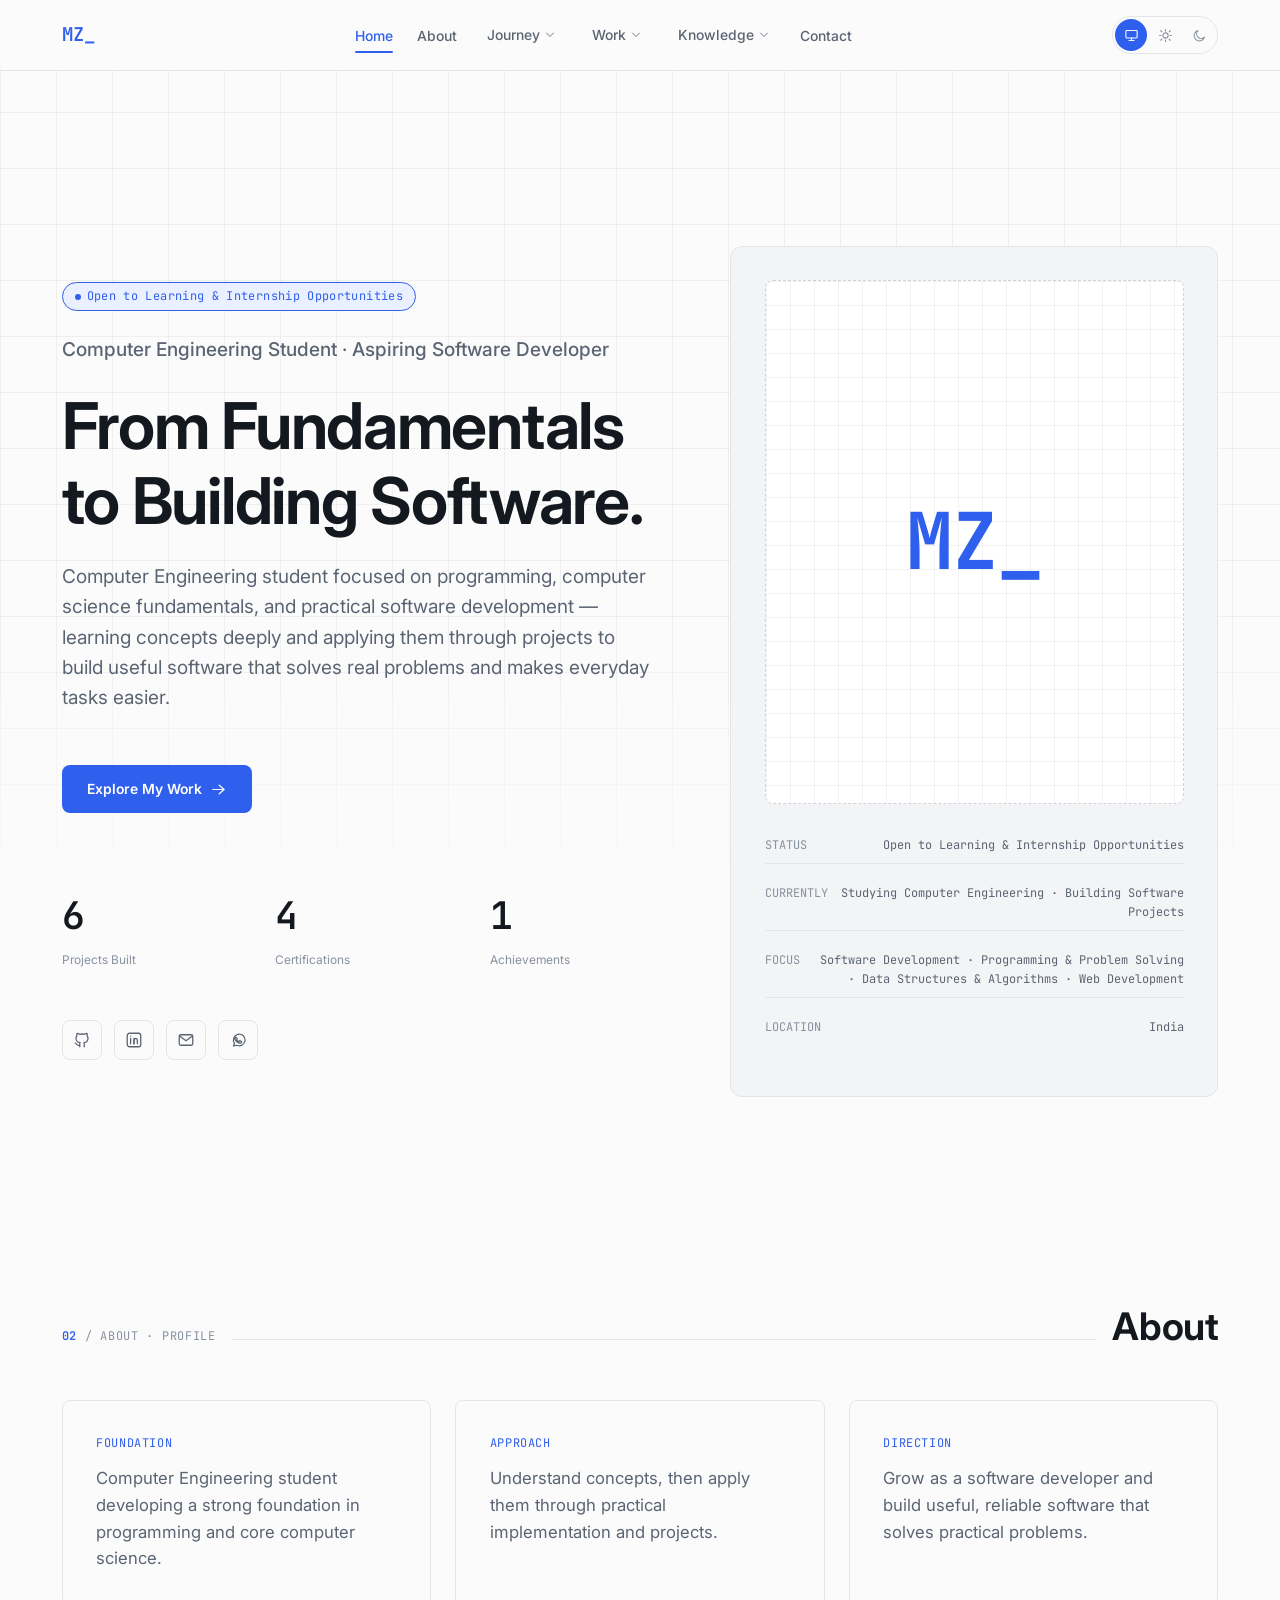
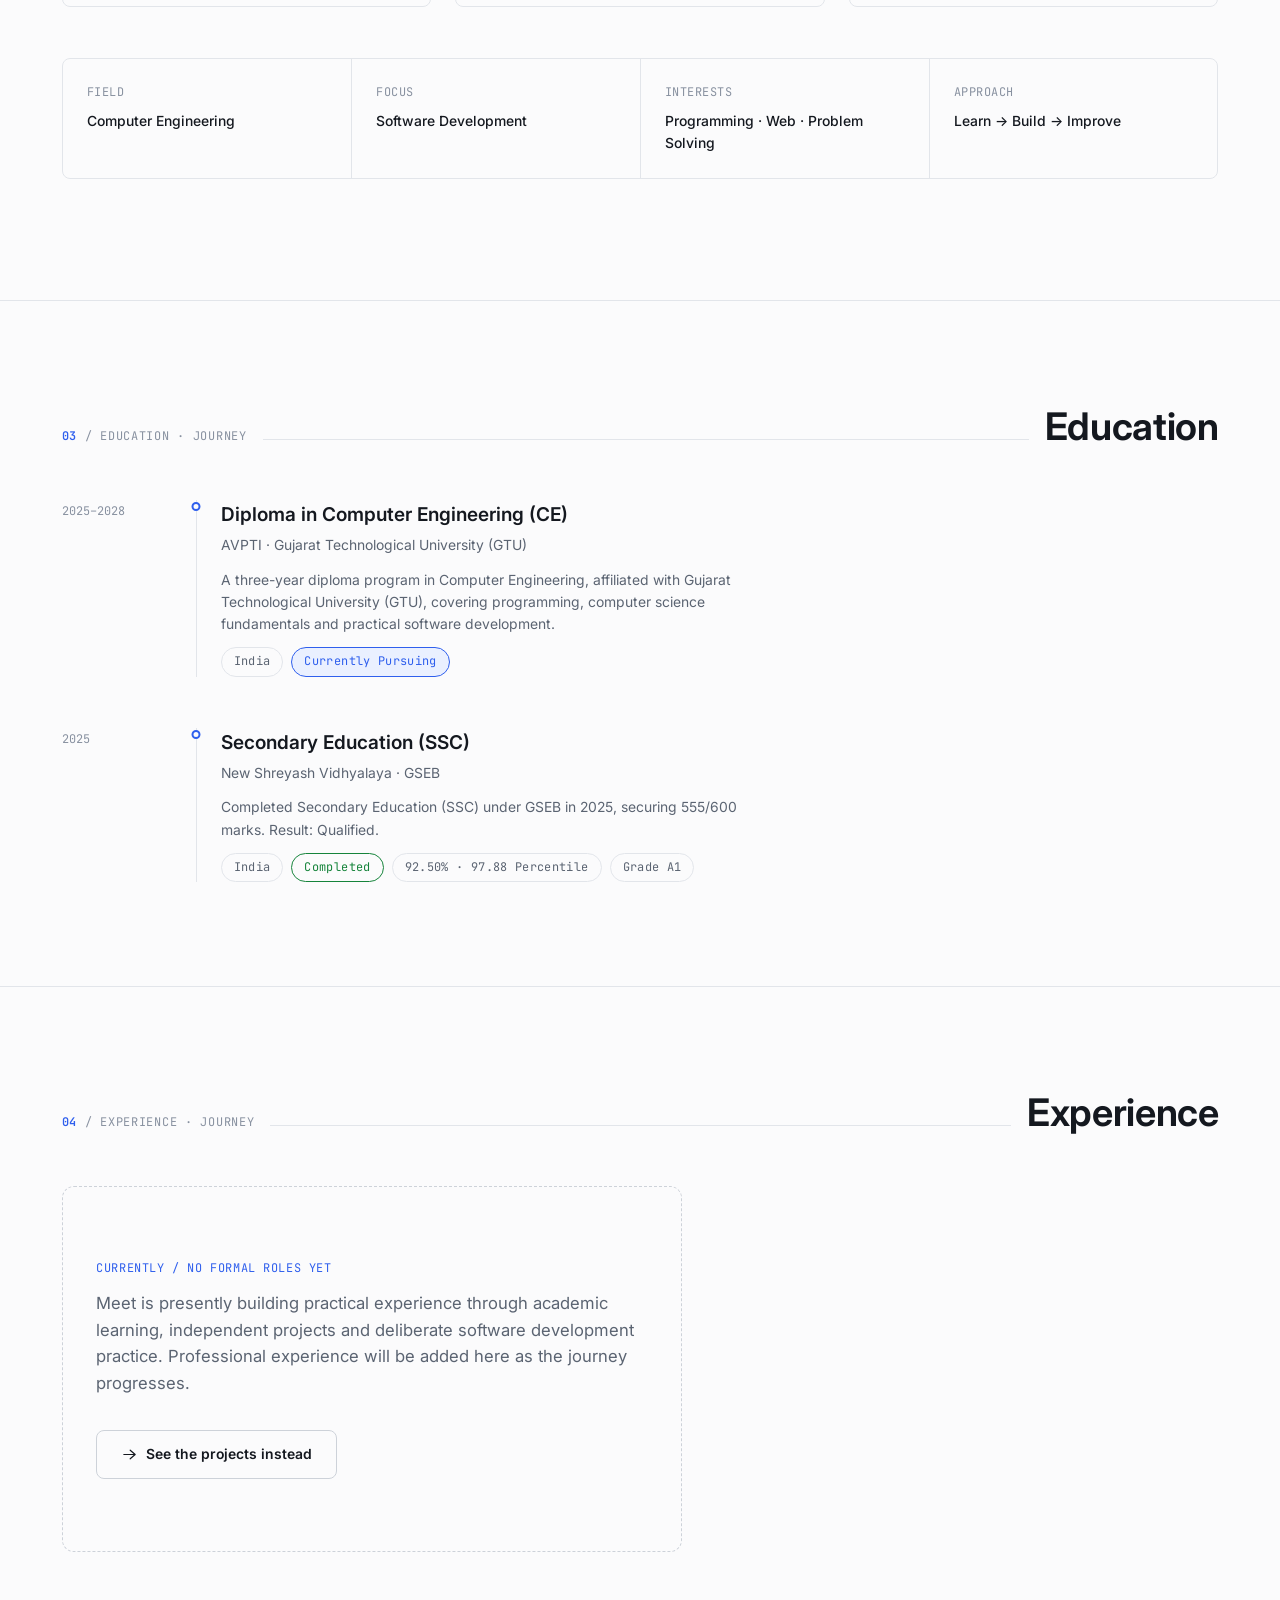
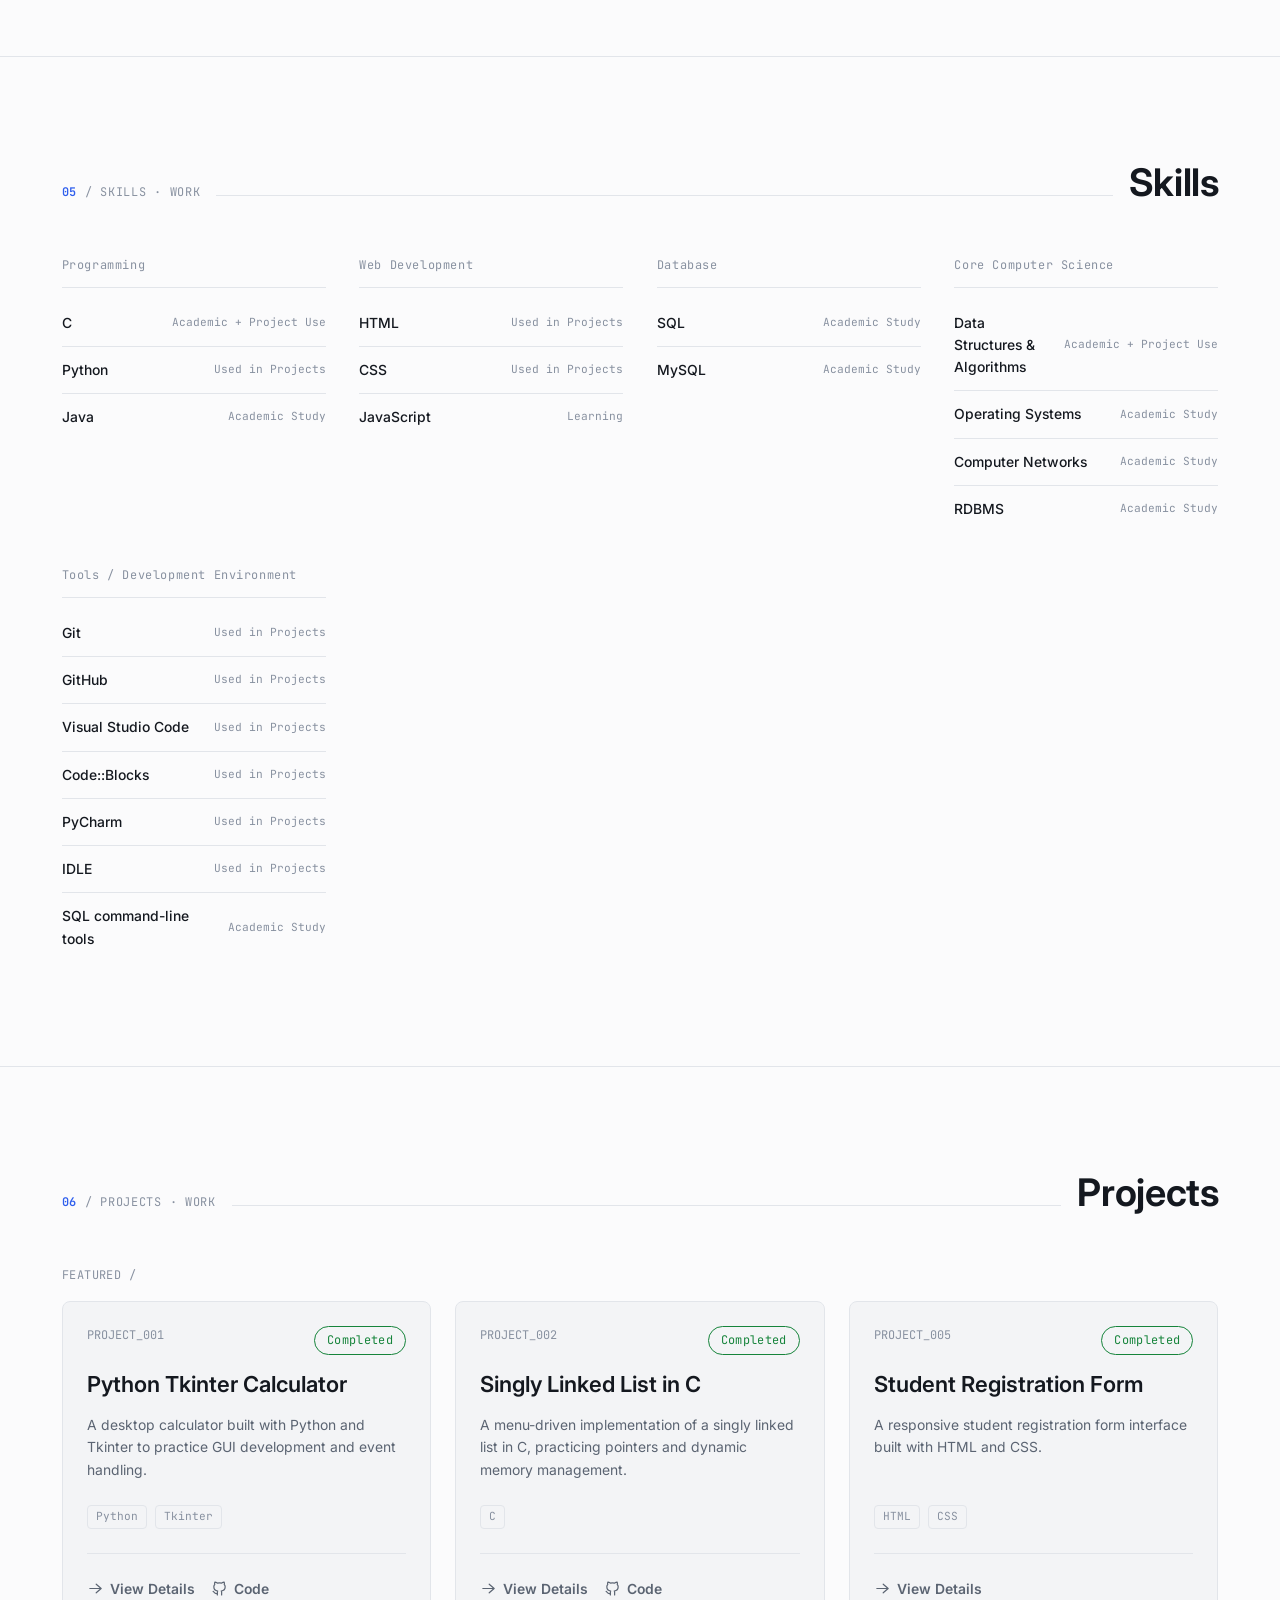
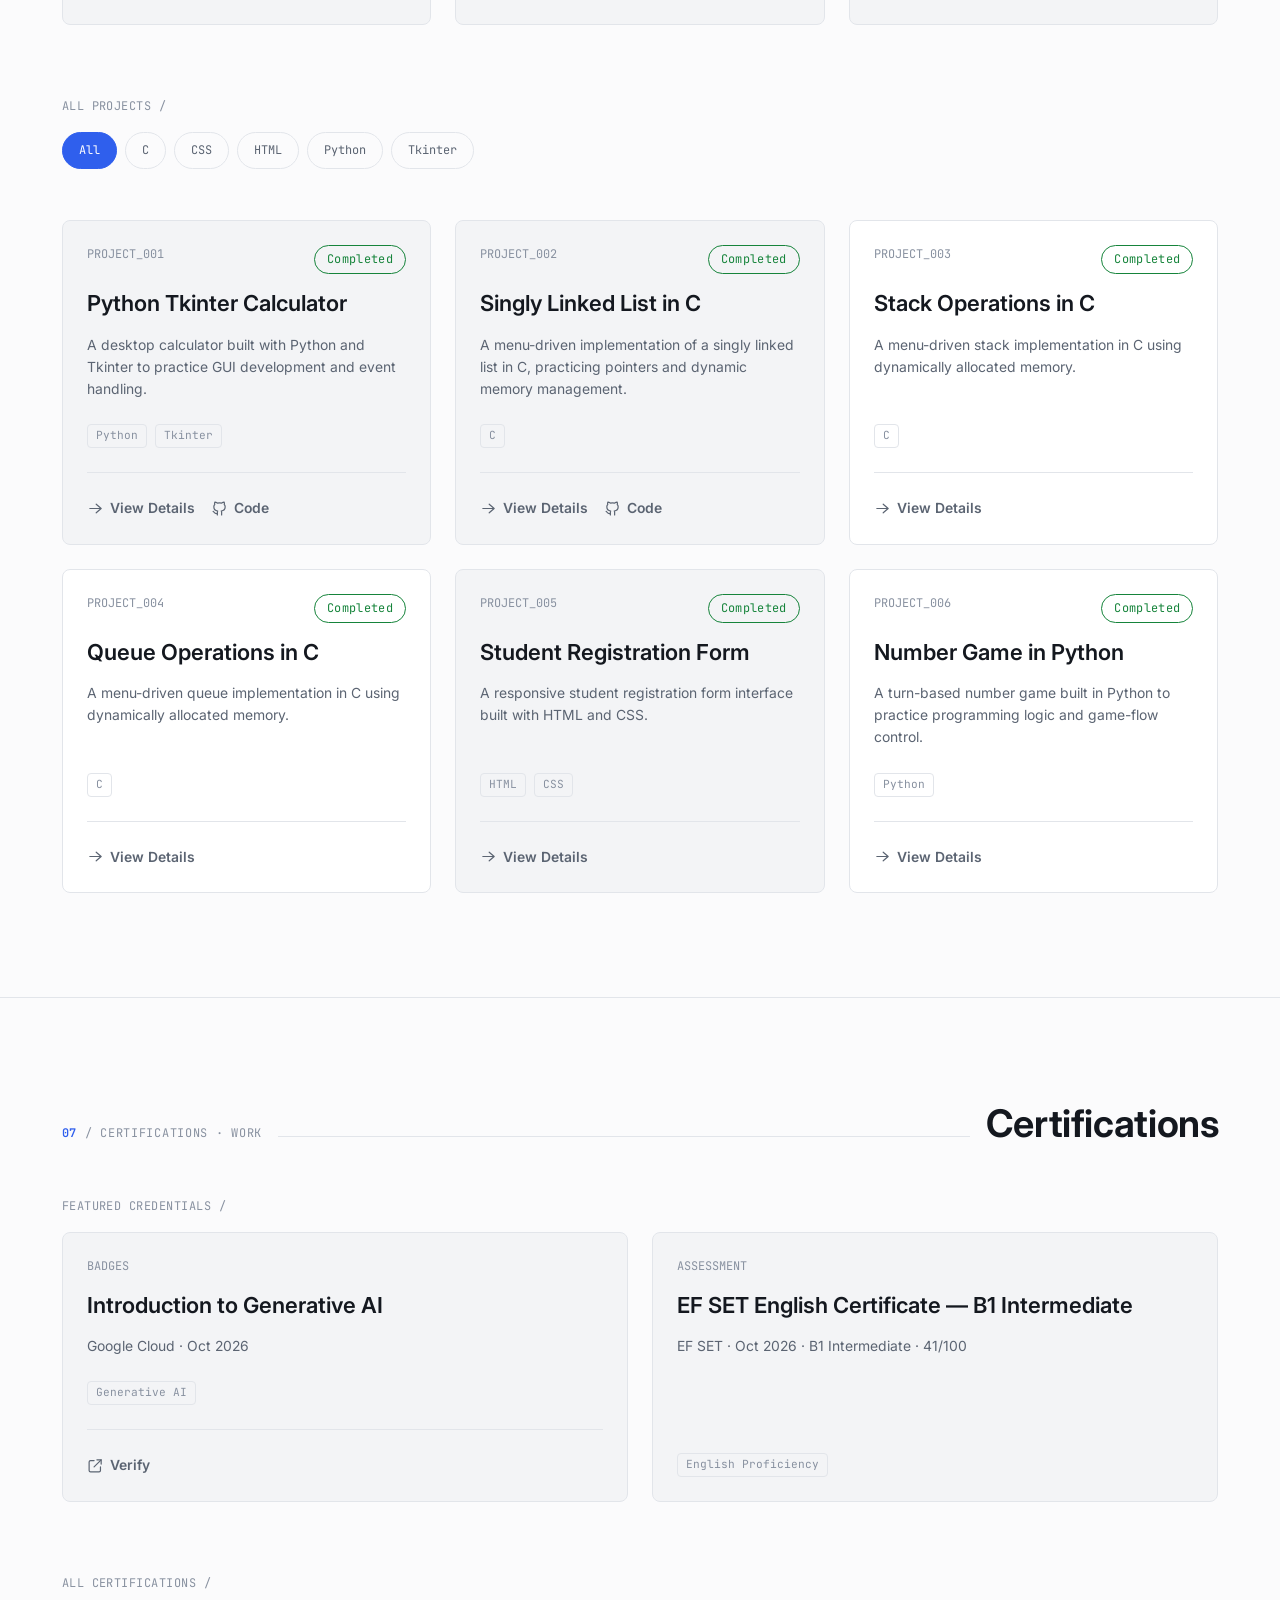
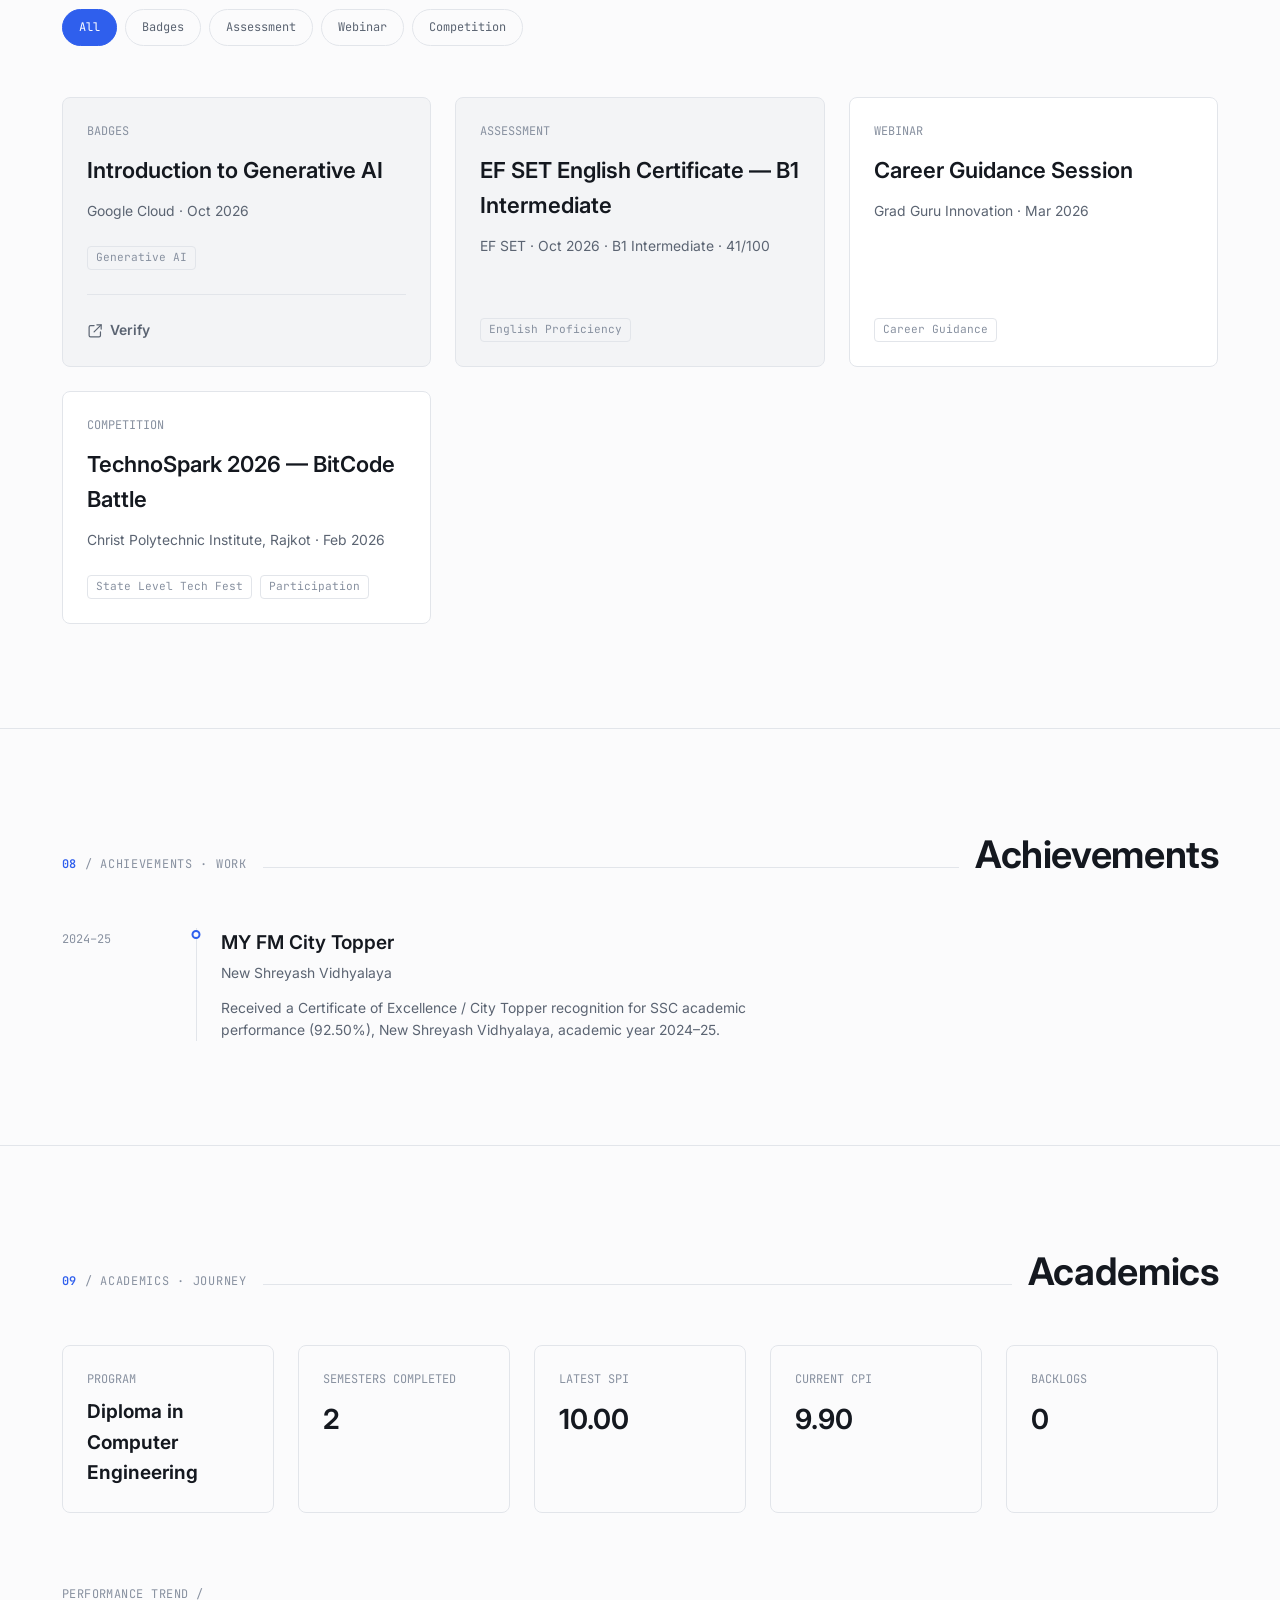
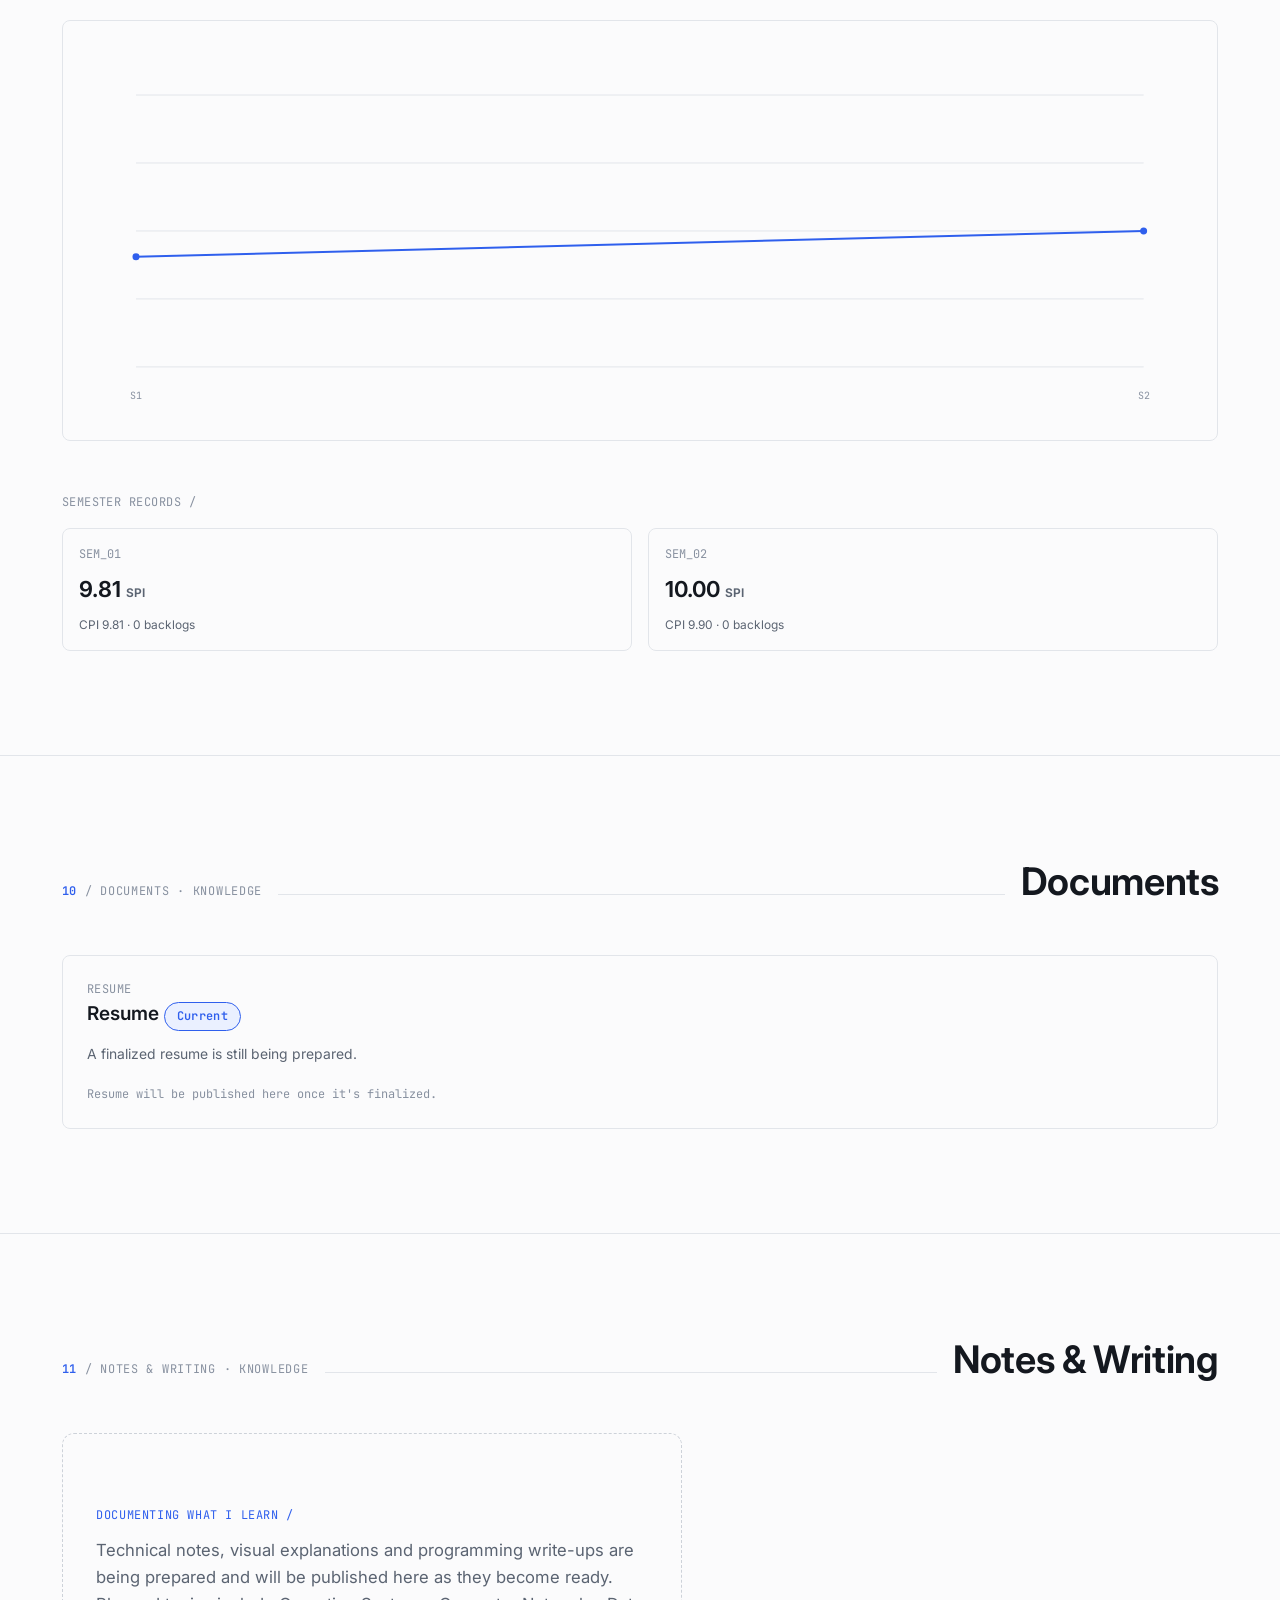
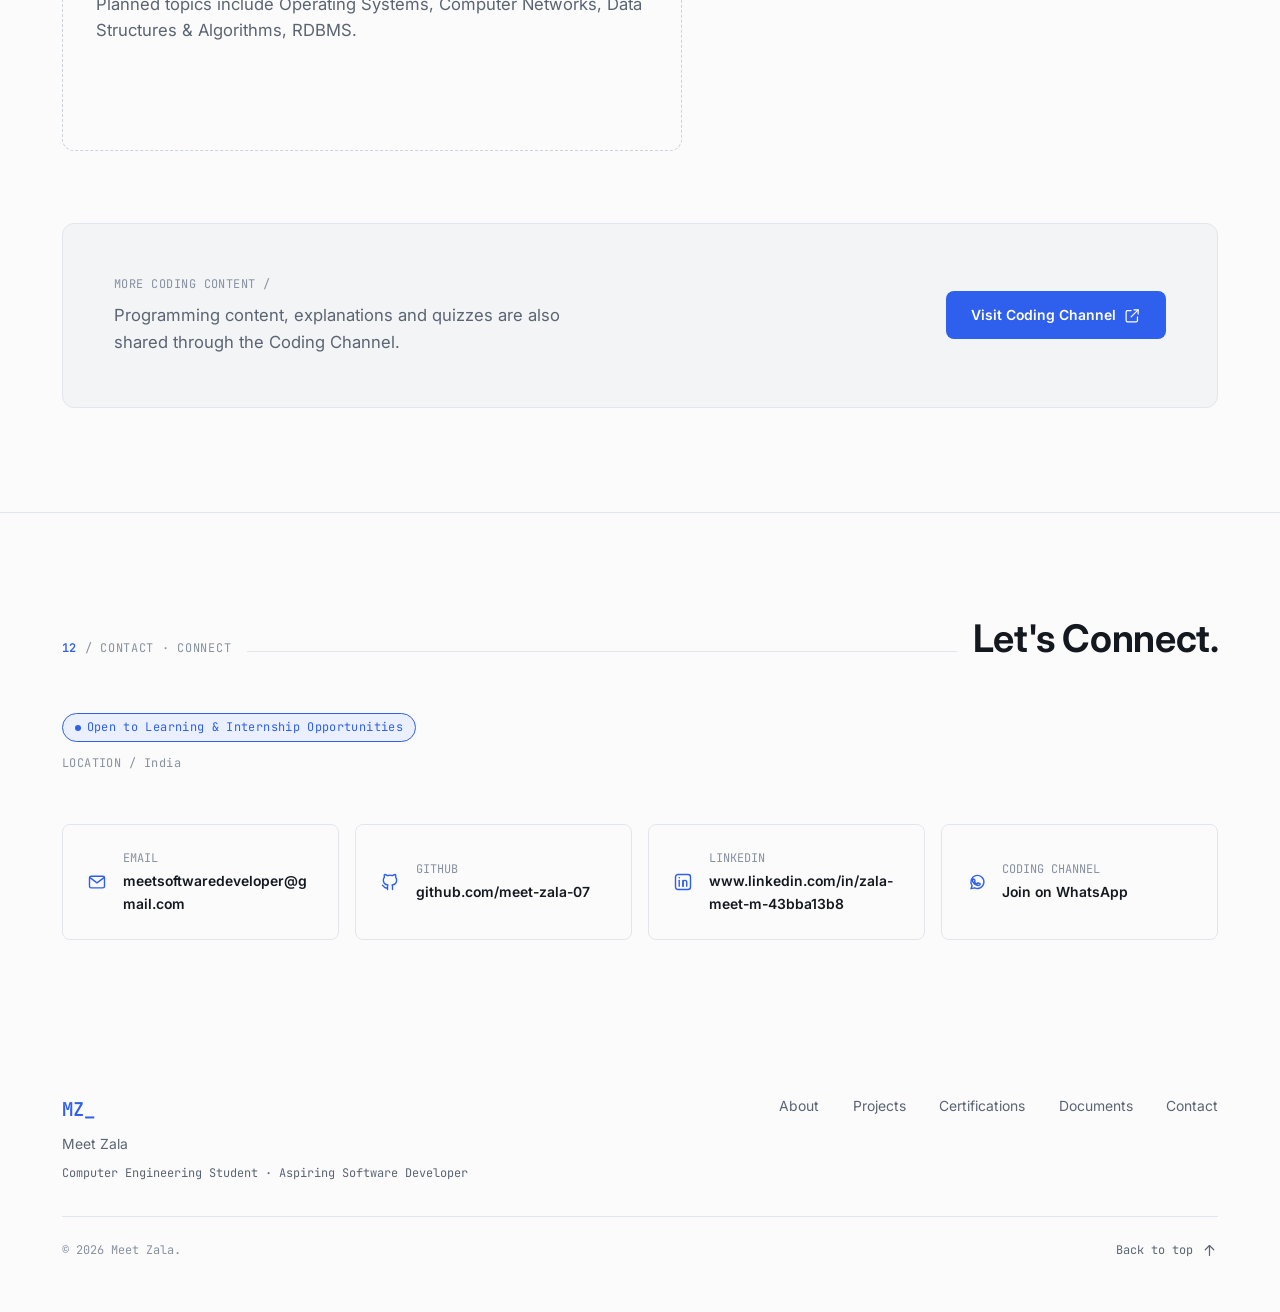
<file: index.html>
<!DOCTYPE html>
<html lang="en">
<head>
<script>
  /* Runs before paint — prevents a flash of the wrong theme. */
  (function () {
    try {
      var t = localStorage.getItem("mz-theme");
      if (t === "light" || t === "dark") document.documentElement.setAttribute("data-theme", t);
    } catch (e) {}
  })();
</script>
<meta charset="UTF-8">
<meta name="viewport" content="width=device-width, initial-scale=1">
<title>Meet Zala — Computer Engineering Student · Aspiring Software Developer</title>
<meta name="description" content="Portfolio of Meet Zala — Computer Engineering student building software through projects, from fundamentals to practical applications.">
<meta name="color-scheme" content="light dark">
<link rel="icon" type="image/svg+xml" href="favicon.svg">
<link rel="preconnect" href="https://fonts.googleapis.com">
<link rel="preconnect" href="https://fonts.gstatic.com" crossorigin>
<link href="https://fonts.googleapis.com/css2?family=Inter:wght@400;500;600;650;700&family=JetBrains+Mono:wght@400;500;600&display=swap" rel="stylesheet">
<link rel="stylesheet" href="assets/css/tokens.css">
<link rel="stylesheet" href="assets/css/layout.css">
<link rel="stylesheet" href="assets/css/components.css">
<link rel="stylesheet" href="assets/css/utilities.css">
</head>
<body>
<a class="skip-link" href="#main">Skip to content</a>
<div class="grid-backdrop" aria-hidden="true"></div>

  <svg class="sr-only" aria-hidden="true">
    <symbol id="icon-github" viewBox="0 0 24 24"><path d="M9 19c-4.3 1.4-4.3-2.5-6-3m12 5v-3.5c0-1 .1-1.4-.5-2 2.8-.3 5.5-1.4 5.5-6a4.6 4.6 0 0 0-1.3-3.2 4.2 4.2 0 0 0-.1-3.2s-1.1-.3-3.5 1.3a12.3 12.3 0 0 0-6.2 0C6.5 2.8 5.4 3.1 5.4 3.1a4.2 4.2 0 0 0-.1 3.2A4.6 4.6 0 0 0 4 9.5c0 4.6 2.7 5.7 5.5 6-.6.6-.6 1.1-.5 2V21"/></symbol>
    <symbol id="icon-linkedin" viewBox="0 0 24 24"><rect x="3" y="3" width="18" height="18" rx="3"/><line x1="7.5" y1="10" x2="7.5" y2="17"/><circle cx="7.5" cy="6.8" r="0.9" fill="currentColor" stroke="none"/><path d="M12 17v-4.5c0-1.4 1-2.5 2.3-2.5s2.2 1 2.2 2.5V17"/><line x1="12" y1="10" x2="12" y2="17"/></symbol>
    <symbol id="icon-whatsapp" viewBox="0 0 24 24"><path d="M6 20l1.3-3.6A7.8 7.8 0 1 1 10.4 19L6 20Z"/><path d="M8.7 9.3c.1-.6.6-.6.9-.6s.5 0 .6.3.6 1.4.6 1.5.1.3 0 .5-.2.3-.4.5-.3.3-.1.6a5 5 0 0 0 2.3 2c.3.1.5.1.6-.1s.6-.7.8-.9.4-.2.6-.1 1.5.7 1.8.8.4.2.5.3a1.7 1.7 0 0 1-.1 1 2.3 2.3 0 0 1-1.6 1 6.8 6.8 0 0 1-3-.6 9.6 9.6 0 0 1-3.7-3.2 4.2 4.2 0 0 1-.8-2.5c0-.6.2-1.1.5-1.5Z"/></symbol>
    <symbol id="icon-mail" viewBox="0 0 24 24"><rect x="3" y="5" width="18" height="14" rx="2"/><path d="M4 7l8 6 8-6"/></symbol>
    <symbol id="icon-arrow-right" viewBox="0 0 24 24"><line x1="4" y1="12" x2="19" y2="12"/><path d="M13 6l7 6-7 6"/></symbol>
    <symbol id="icon-arrow-left" viewBox="0 0 24 24"><line x1="20" y1="12" x2="5" y2="12"/><path d="M11 6l-7 6 7 6"/></symbol>
    <symbol id="icon-external" viewBox="0 0 24 24"><path d="M10 5H5a2 2 0 0 0-2 2v12a2 2 0 0 0 2 2h12a2 2 0 0 0 2-2v-5"/><path d="M14 4h6v6"/><line x1="10" y1="14" x2="20" y2="4"/></symbol>
    <symbol id="icon-download" viewBox="0 0 24 24"><path d="M4 16v2a2 2 0 0 0 2 2h12a2 2 0 0 0 2-2v-2"/><path d="M7 10l5 5 5-5"/><line x1="12" y1="4" x2="12" y2="15"/></symbol>
    <symbol id="icon-menu" viewBox="0 0 24 24"><line x1="3" y1="6" x2="21" y2="6"/><line x1="3" y1="12" x2="21" y2="12"/><line x1="3" y1="18" x2="21" y2="18"/></symbol>
    <symbol id="icon-close" viewBox="0 0 24 24"><line x1="5" y1="5" x2="19" y2="19"/><line x1="19" y1="5" x2="5" y2="19"/></symbol>
    <symbol id="icon-chevron-down" viewBox="0 0 24 24"><path d="M5 8l7 7 7-7"/></symbol>
    <symbol id="icon-sun" viewBox="0 0 24 24"><circle cx="12" cy="12" r="4.2"/><path d="M12 2.5v2.3M12 19.2v2.3M4.4 4.4l1.6 1.6M18 18l1.6 1.6M2.5 12h2.3M19.2 12h2.3M4.4 19.6L6 18M18 6l1.6-1.6"/></symbol>
    <symbol id="icon-moon" viewBox="0 0 24 24"><path d="M20 14.5A8.5 8.5 0 1 1 9.5 4 6.8 6.8 0 0 0 20 14.5Z"/></symbol>
    <symbol id="icon-system" viewBox="0 0 24 24"><rect x="3" y="4" width="18" height="12" rx="1.5"/><line x1="8" y1="20" x2="16" y2="20"/><line x1="12" y1="16" x2="12" y2="20"/></symbol>
    <symbol id="icon-arrow-up" viewBox="0 0 24 24"><line x1="12" y1="19" x2="12" y2="5"/><path d="M6 11l6-6 6 6"/></symbol>
  </svg>

<header class="site-header">
  <div class="container site-header__bar">
    <a class="brand" href="#home"><span class="brand__mark">MZ_</span></a>

    <nav class="nav-desktop" aria-label="Primary">
      <ul class="nav-desktop__list">
        <li><a class="nav-link" href="#home">Home</a></li>
        <li><a class="nav-link" href="#about">About</a></li>
        <li class="nav-group">
          <button class="nav-group__trigger" aria-expanded="false" aria-haspopup="true">Journey <svg class="icon" aria-hidden="true"><use href="#icon-chevron-down"/></svg></button>
          <div class="nav-group__menu" role="menu">
            <a href="#education" role="menuitem">Education</a>
            <a href="#experience" role="menuitem">Experience</a>
            <a href="#academics" role="menuitem">Academics</a>
          </div>
        </li>
        <li class="nav-group">
          <button class="nav-group__trigger" aria-expanded="false" aria-haspopup="true">Work <svg class="icon" aria-hidden="true"><use href="#icon-chevron-down"/></svg></button>
          <div class="nav-group__menu" role="menu">
            <a href="#skills" role="menuitem">Skills</a>
            <a href="#projects" role="menuitem">Projects</a>
            <a href="#certifications" role="menuitem">Certifications</a>
            <a href="#achievements" role="menuitem">Achievements</a>
          </div>
        </li>
        <li class="nav-group">
          <button class="nav-group__trigger" aria-expanded="false" aria-haspopup="true">Knowledge <svg class="icon" aria-hidden="true"><use href="#icon-chevron-down"/></svg></button>
          <div class="nav-group__menu" role="menu">
            <a href="#documents" role="menuitem">Documents</a>
            <a href="#notes" role="menuitem">Notes &amp; Writing</a>
          </div>
        </li>
        <li><a class="nav-link" href="#contact">Contact</a></li>
      </ul>
    </nav>

    <div class="nav-aux">
      <div class="theme-switch" data-theme-switch role="group" aria-label="Theme">
        <button data-theme="system" aria-pressed="true" aria-label="Use system theme"><svg class="icon" aria-hidden="true"><use href="#icon-system"/></svg></button>
        <button data-theme="light" aria-pressed="false" aria-label="Use light theme"><svg class="icon" aria-hidden="true"><use href="#icon-sun"/></svg></button>
        <button data-theme="dark" aria-pressed="false" aria-label="Use dark theme"><svg class="icon" aria-hidden="true"><use href="#icon-moon"/></svg></button>
      </div>
      <button class="mobile-menu-btn" aria-expanded="false" aria-controls="mobile-nav" aria-label="Open menu">
        <svg class="icon icon-open" aria-hidden="true"><use href="#icon-menu"/></svg>
        <svg class="icon icon-close" aria-hidden="true"><use href="#icon-close"/></svg>
      </button>
    </div>
  </div>
</header>

  <nav class="nav-mobile" id="mobile-nav" aria-label="Mobile">
    <a class="nav-mobile__link" href="#home">Home</a>
    <a class="nav-mobile__link" href="#about">About</a>
    <div class="nav-mobile__group-label mono">JOURNEY</div>
    <a class="nav-mobile__link" href="#education">Education</a>
    <a class="nav-mobile__link" href="#experience">Experience</a>
    <a class="nav-mobile__link" href="#academics">Academics</a>
    <div class="nav-mobile__group-label mono">WORK</div>
    <a class="nav-mobile__link" href="#skills">Skills</a>
    <a class="nav-mobile__link" href="#projects">Projects</a>
    <a class="nav-mobile__link" href="#certifications">Certifications</a>
    <a class="nav-mobile__link" href="#achievements">Achievements</a>
    <div class="nav-mobile__group-label mono">KNOWLEDGE</div>
    <a class="nav-mobile__link" href="#documents">Documents</a>
    <a class="nav-mobile__link" href="#notes">Notes &amp; Writing</a>
    <div class="nav-mobile__group-label mono">CONNECT</div>
    <a class="nav-mobile__link" href="#contact">Contact</a>

    <div class="nav-mobile__theme">
      <div class="meta-tag" style="margin-bottom:var(--space-3)">THEME</div>
      <div class="theme-switch" data-theme-switch role="group" aria-label="Theme">
        <button data-theme="system" aria-pressed="true" aria-label="Use system theme"><svg class="icon" aria-hidden="true"><use href="#icon-system"/></svg></button>
        <button data-theme="light" aria-pressed="false" aria-label="Use light theme"><svg class="icon" aria-hidden="true"><use href="#icon-sun"/></svg></button>
        <button data-theme="dark" aria-pressed="false" aria-label="Use dark theme"><svg class="icon" aria-hidden="true"><use href="#icon-moon"/></svg></button>
      </div>
    </div>
  </nav>

<main id="main">

  <!-- 01 / HOME -->
  <section id="home" class="section" style="border-bottom:none">
    <div class="container hero">
      <div>
        <div class="hero__eyebrow">
          <span class="badge badge--dot badge--accent" data-hero-status-badge>Open to opportunities</span>
        </div>
        <p class="hero__title" data-hero-title></p>
        <h1 class="hero__headline" data-hero-headline></h1>
        <p class="hero__description" data-hero-description></p>
        <div class="hero__actions">
          <a class="btn btn-primary" href="#projects">Explore My Work <svg class="icon" aria-hidden="true"><use href="#icon-arrow-right"/></svg></a>
          <a class="btn btn-secondary" data-resume-link href="#documents">View Resume</a>
        </div>
        <div class="hero__stats" data-hero-stats></div>
        <div class="hero__social" data-hero-social></div>
      </div>

      <div class="hero-panel reveal">
        <div class="hero-panel__frame">
          <div class="hero-panel__monogram" data-hero-monogram aria-hidden="true"></div>
        </div>
        <dl class="hero-panel__meta">
          <div class="hero-panel__row"><dt>STATUS</dt><dd data-hero-status></dd></div>
          <div class="hero-panel__row"><dt>CURRENTLY</dt><dd data-hero-currently></dd></div>
          <div class="hero-panel__row"><dt>FOCUS</dt><dd data-hero-focus></dd></div>
          <div class="hero-panel__row" data-hero-location-row><dt>LOCATION</dt><dd data-hero-location></dd></div>
        </dl>
      </div>
    </div>
  </section>

  <!-- 02 / ABOUT -->
  <section id="about" class="section">
    <div class="container">
      <div class="section-head">
        <div class="section-head__meta"><b>02</b> / ABOUT · PROFILE</div>
        <div class="section-head__rule"></div>
        <h2 class="section-head__title">About</h2>
      </div>
      <div class="pillars" data-about-pillars></div>
      <dl class="profile-grid" data-about-profile></dl>
    </div>
  </section>

  <!-- 03 / EDUCATION -->
  <section id="education" class="section">
    <div class="container">
      <div class="section-head">
        <div class="section-head__meta"><b>03</b> / EDUCATION · JOURNEY</div>
        <div class="section-head__rule"></div>
        <h2 class="section-head__title">Education</h2>
      </div>
      <div class="timeline" data-education-list></div>
    </div>
  </section>

  <!-- 04 / EXPERIENCE -->
  <section id="experience" class="section">
    <div class="container">
      <div class="section-head">
        <div class="section-head__meta"><b>04</b> / EXPERIENCE · JOURNEY</div>
        <div class="section-head__rule"></div>
        <h2 class="section-head__title">Experience</h2>
      </div>
      <div data-experience-content></div>
    </div>
  </section>

  <!-- 05 / SKILLS -->
  <section id="skills" class="section">
    <div class="container">
      <div class="section-head">
        <div class="section-head__meta"><b>05</b> / SKILLS · WORK</div>
        <div class="section-head__rule"></div>
        <h2 class="section-head__title">Skills</h2>
      </div>
      <div class="skills-matrix" data-skills-matrix></div>
    </div>
  </section>

  <!-- 06 / PROJECTS -->
  <section id="projects" class="section">
    <div class="container">
      <div class="section-head">
        <div class="section-head__meta"><b>06</b> / PROJECTS · WORK</div>
        <div class="section-head__rule"></div>
        <h2 class="section-head__title">Projects</h2>
      </div>

      <div class="meta-tag" style="margin-bottom:var(--space-4)">FEATURED /</div>
      <div class="card-grid" data-projects-featured style="margin-bottom:var(--space-10)"></div>

      <div class="meta-tag" style="margin-bottom:var(--space-4)">ALL PROJECTS /</div>
      <div class="filter-bar" data-projects-filters></div>
      <div class="card-grid" data-projects-all></div>
    </div>
  </section>

  <!-- 07 / CERTIFICATIONS -->
  <section id="certifications" class="section">
    <div class="container">
      <div class="section-head">
        <div class="section-head__meta"><b>07</b> / CERTIFICATIONS · WORK</div>
        <div class="section-head__rule"></div>
        <h2 class="section-head__title">Certifications</h2>
      </div>

      <div class="meta-tag" style="margin-bottom:var(--space-4)">FEATURED CREDENTIALS /</div>
      <div class="card-grid" data-certs-featured style="margin-bottom:var(--space-10)"></div>

      <div class="meta-tag" style="margin-bottom:var(--space-4)">ALL CERTIFICATIONS /</div>
      <div class="filter-bar" data-certs-filters></div>
      <div class="card-grid" data-certs-all></div>
    </div>
  </section>

  <!-- 08 / ACHIEVEMENTS -->
  <section id="achievements" class="section">
    <div class="container">
      <div class="section-head">
        <div class="section-head__meta"><b>08</b> / ACHIEVEMENTS · WORK</div>
        <div class="section-head__rule"></div>
        <h2 class="section-head__title">Achievements</h2>
      </div>
      <div data-achievements-content></div>
    </div>
  </section>

  <!-- 09 / ACADEMICS -->
  <section id="academics" class="section">
    <div class="container">
      <div class="section-head">
        <div class="section-head__meta"><b>09</b> / ACADEMICS · JOURNEY</div>
        <div class="section-head__rule"></div>
        <h2 class="section-head__title">Academics</h2>
      </div>

      <dl class="academics-overview" data-academics-overview></dl>

      <div class="meta-tag" style="margin-bottom:var(--space-4)">PERFORMANCE TREND /</div>
      <div class="graph-wrap" data-academics-graph></div>

      <div class="meta-tag" style="margin-bottom:var(--space-4)">SEMESTER RECORDS /</div>
      <div class="semester-grid" data-academics-semesters></div>
    </div>
  </section>

  <!-- 10 / DOCUMENTS -->
  <section id="documents" class="section">
    <div class="container">
      <div class="section-head">
        <div class="section-head__meta"><b>10</b> / DOCUMENTS · KNOWLEDGE</div>
        <div class="section-head__rule"></div>
        <h2 class="section-head__title">Documents</h2>
      </div>
      <div class="card-grid" data-documents-grid></div>
    </div>
  </section>

  <!-- 11 / NOTES & WRITING -->
  <section id="notes" class="section">
    <div class="container">
      <div class="section-head">
        <div class="section-head__meta"><b>11</b> / NOTES &amp; WRITING · KNOWLEDGE</div>
        <div class="section-head__rule"></div>
        <h2 class="section-head__title">Notes &amp; Writing</h2>
      </div>

      <div data-notes-content style="margin-bottom:var(--space-6)"></div>

      <div class="channel-cta reveal" data-channel-cta>
        <div>
          <div class="meta-tag" style="margin-bottom:var(--space-2)">MORE CODING CONTENT /</div>
          <p style="max-width:48ch;color:var(--text-secondary)">Programming content, explanations and quizzes are also shared through the Coding Channel.</p>
        </div>
        <a class="btn btn-primary" data-channel-link href="#" target="_blank" rel="noopener">Visit Coding Channel <svg class="icon" aria-hidden="true"><use href="#icon-external"/></svg></a>
      </div>
    </div>
  </section>

  <!-- 12 / CONTACT -->
  <section id="contact" class="section" style="border-bottom:none">
    <div class="container">
      <div class="section-head">
        <div class="section-head__meta"><b>12</b> / CONTACT · CONNECT</div>
        <div class="section-head__rule"></div>
        <h2 class="section-head__title">Let's Connect.</h2>
      </div>
      <p class="badge badge--dot badge--accent" data-contact-status style="margin-bottom:var(--space-3)"></p>
      <p class="meta-tag" style="margin-bottom:var(--space-6)">LOCATION / <span data-contact-location></span></p>
      <div class="contact-grid" data-contact-grid></div>
      <a class="btn btn-secondary" data-resume-link href="#documents" style="margin-top:var(--space-8)">View Resume</a>
    </div>
  </section>

</main>

<footer class="site-footer">
  <div class="container">
    <div class="site-footer__top">
      <div class="site-footer__brand">
        <span class="brand"><span class="brand__mark">MZ_</span></span>
        <span class="text-secondary" style="font-size:var(--text-sm)">Meet Zala</span>
        <span class="text-secondary mono" style="font-size:var(--text-xs)" data-footer-title></span>
      </div>
      <nav class="site-footer__nav" aria-label="Footer">
        <a href="#about">About</a>
        <a href="#projects">Projects</a>
        <a href="#certifications">Certifications</a>
        <a href="#documents">Documents</a>
        <a href="#contact">Contact</a>
      </nav>
    </div>
    <div class="site-footer__bottom">
      <span>© <span data-footer-year></span> Meet Zala.</span>
      <a class="back-to-top" href="#home">Back to top <svg class="icon" aria-hidden="true"><use href="#icon-arrow-up"/></svg></a>
    </div>
  </div>
</footer>

<script type="module" src="assets/js/main.js"></script>
</body>
</html>
</file>
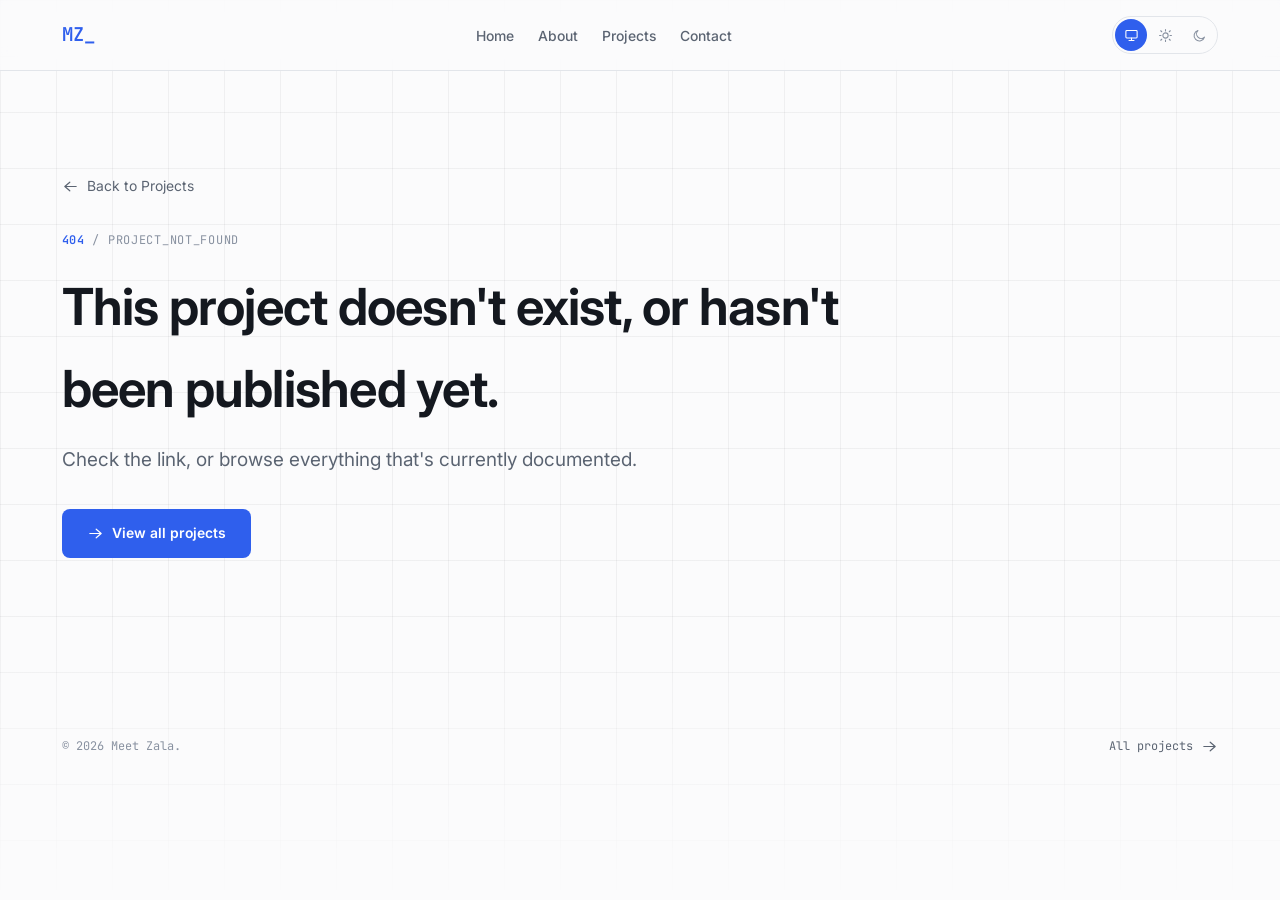
<file: project.html>
<!DOCTYPE html>
<html lang="en">
<head>
<script>
  (function () {
    try {
      var t = localStorage.getItem("mz-theme");
      if (t === "light" || t === "dark") document.documentElement.setAttribute("data-theme", t);
    } catch (e) {}
  })();
</script>
<meta charset="UTF-8">
<meta name="viewport" content="width=device-width, initial-scale=1">
<title>Project · Meet Zala</title>
<meta name="description" content="Project detail — Meet Zala.">
<meta name="color-scheme" content="light dark">
<link rel="icon" type="image/svg+xml" href="favicon.svg">
<link rel="preconnect" href="https://fonts.googleapis.com">
<link rel="preconnect" href="https://fonts.gstatic.com" crossorigin>
<link href="https://fonts.googleapis.com/css2?family=Inter:wght@400;500;600;650;700&family=JetBrains+Mono:wght@400;500;600&display=swap" rel="stylesheet">
<link rel="stylesheet" href="assets/css/tokens.css">
<link rel="stylesheet" href="assets/css/layout.css">
<link rel="stylesheet" href="assets/css/components.css">
<link rel="stylesheet" href="assets/css/utilities.css">
</head>
<body>
<a class="skip-link" href="#main">Skip to content</a>
<div class="grid-backdrop" aria-hidden="true"></div>

  <svg class="sr-only" aria-hidden="true">
    <symbol id="icon-github" viewBox="0 0 24 24"><path d="M9 19c-4.3 1.4-4.3-2.5-6-3m12 5v-3.5c0-1 .1-1.4-.5-2 2.8-.3 5.5-1.4 5.5-6a4.6 4.6 0 0 0-1.3-3.2 4.2 4.2 0 0 0-.1-3.2s-1.1-.3-3.5 1.3a12.3 12.3 0 0 0-6.2 0C6.5 2.8 5.4 3.1 5.4 3.1a4.2 4.2 0 0 0-.1 3.2A4.6 4.6 0 0 0 4 9.5c0 4.6 2.7 5.7 5.5 6-.6.6-.6 1.1-.5 2V21"/></symbol>
    <symbol id="icon-linkedin" viewBox="0 0 24 24"><rect x="3" y="3" width="18" height="18" rx="3"/><line x1="7.5" y1="10" x2="7.5" y2="17"/><circle cx="7.5" cy="6.8" r="0.9" fill="currentColor" stroke="none"/><path d="M12 17v-4.5c0-1.4 1-2.5 2.3-2.5s2.2 1 2.2 2.5V17"/><line x1="12" y1="10" x2="12" y2="17"/></symbol>
    <symbol id="icon-whatsapp" viewBox="0 0 24 24"><path d="M6 20l1.3-3.6A7.8 7.8 0 1 1 10.4 19L6 20Z"/><path d="M8.7 9.3c.1-.6.6-.6.9-.6s.5 0 .6.3.6 1.4.6 1.5.1.3 0 .5-.2.3-.4.5-.3.3-.1.6a5 5 0 0 0 2.3 2c.3.1.5.1.6-.1s.6-.7.8-.9.4-.2.6-.1 1.5.7 1.8.8.4.2.5.3a1.7 1.7 0 0 1-.1 1 2.3 2.3 0 0 1-1.6 1 6.8 6.8 0 0 1-3-.6 9.6 9.6 0 0 1-3.7-3.2 4.2 4.2 0 0 1-.8-2.5c0-.6.2-1.1.5-1.5Z"/></symbol>
    <symbol id="icon-mail" viewBox="0 0 24 24"><rect x="3" y="5" width="18" height="14" rx="2"/><path d="M4 7l8 6 8-6"/></symbol>
    <symbol id="icon-arrow-right" viewBox="0 0 24 24"><line x1="4" y1="12" x2="19" y2="12"/><path d="M13 6l7 6-7 6"/></symbol>
    <symbol id="icon-arrow-left" viewBox="0 0 24 24"><line x1="20" y1="12" x2="5" y2="12"/><path d="M11 6l-7 6 7 6"/></symbol>
    <symbol id="icon-external" viewBox="0 0 24 24"><path d="M10 5H5a2 2 0 0 0-2 2v12a2 2 0 0 0 2 2h12a2 2 0 0 0 2-2v-5"/><path d="M14 4h6v6"/><line x1="10" y1="14" x2="20" y2="4"/></symbol>
    <symbol id="icon-download" viewBox="0 0 24 24"><path d="M4 16v2a2 2 0 0 0 2 2h12a2 2 0 0 0 2-2v-2"/><path d="M7 10l5 5 5-5"/><line x1="12" y1="4" x2="12" y2="15"/></symbol>
    <symbol id="icon-menu" viewBox="0 0 24 24"><line x1="3" y1="6" x2="21" y2="6"/><line x1="3" y1="12" x2="21" y2="12"/><line x1="3" y1="18" x2="21" y2="18"/></symbol>
    <symbol id="icon-close" viewBox="0 0 24 24"><line x1="5" y1="5" x2="19" y2="19"/><line x1="19" y1="5" x2="5" y2="19"/></symbol>
    <symbol id="icon-chevron-down" viewBox="0 0 24 24"><path d="M5 8l7 7 7-7"/></symbol>
    <symbol id="icon-sun" viewBox="0 0 24 24"><circle cx="12" cy="12" r="4.2"/><path d="M12 2.5v2.3M12 19.2v2.3M4.4 4.4l1.6 1.6M18 18l1.6 1.6M2.5 12h2.3M19.2 12h2.3M4.4 19.6L6 18M18 6l1.6-1.6"/></symbol>
    <symbol id="icon-moon" viewBox="0 0 24 24"><path d="M20 14.5A8.5 8.5 0 1 1 9.5 4 6.8 6.8 0 0 0 20 14.5Z"/></symbol>
    <symbol id="icon-system" viewBox="0 0 24 24"><rect x="3" y="4" width="18" height="12" rx="1.5"/><line x1="8" y1="20" x2="16" y2="20"/><line x1="12" y1="16" x2="12" y2="20"/></symbol>
    <symbol id="icon-arrow-up" viewBox="0 0 24 24"><line x1="12" y1="19" x2="12" y2="5"/><path d="M6 11l6-6 6 6"/></symbol>
  </svg>

<header class="site-header">
  <div class="container site-header__bar">
    <a class="brand" href="index.html#home"><span class="brand__mark">MZ_</span></a>
    <nav class="nav-desktop" aria-label="Primary">
      <ul class="nav-desktop__list">
        <li><a class="nav-link" href="index.html#home">Home</a></li>
        <li><a class="nav-link" href="index.html#about">About</a></li>
        <li><a class="nav-link" href="index.html#projects">Projects</a></li>
        <li><a class="nav-link" href="index.html#contact">Contact</a></li>
      </ul>
    </nav>
    <div class="nav-aux">
      <div class="theme-switch" data-theme-switch role="group" aria-label="Theme">
        <button data-theme="system" aria-pressed="true" aria-label="Use system theme"><svg class="icon" aria-hidden="true"><use href="#icon-system"/></svg></button>
        <button data-theme="light" aria-pressed="false" aria-label="Use light theme"><svg class="icon" aria-hidden="true"><use href="#icon-sun"/></svg></button>
        <button data-theme="dark" aria-pressed="false" aria-label="Use dark theme"><svg class="icon" aria-hidden="true"><use href="#icon-moon"/></svg></button>
      </div>
      <button class="mobile-menu-btn" aria-expanded="false" aria-controls="mobile-nav" aria-label="Open menu">
        <svg class="icon icon-open" aria-hidden="true"><use href="#icon-menu"/></svg>
        <svg class="icon icon-close" aria-hidden="true"><use href="#icon-close"/></svg>
      </button>
    </div>
  </div>
</header>

  <nav class="nav-mobile" id="mobile-nav" aria-label="Mobile">
    <a class="nav-mobile__link" href="index.html#home">Home</a>
    <a class="nav-mobile__link" href="index.html#about">About</a>
    <a class="nav-mobile__link" href="index.html#projects">Projects</a>
    <a class="nav-mobile__link" href="index.html#contact">Contact</a>
    <div class="nav-mobile__theme">
      <div class="meta-tag" style="margin-bottom:var(--space-3)">THEME</div>
      <div class="theme-switch" data-theme-switch role="group" aria-label="Theme">
        <button data-theme="system" aria-pressed="true" aria-label="Use system theme"><svg class="icon" aria-hidden="true"><use href="#icon-system"/></svg></button>
        <button data-theme="light" aria-pressed="false" aria-label="Use light theme"><svg class="icon" aria-hidden="true"><use href="#icon-sun"/></svg></button>
        <button data-theme="dark" aria-pressed="false" aria-label="Use dark theme"><svg class="icon" aria-hidden="true"><use href="#icon-moon"/></svg></button>
      </div>
    </div>
  </nav>

<main id="main" data-project-root></main>

<footer class="site-footer">
  <div class="container">
    <div class="site-footer__bottom">
      <span>© <span id="year"></span> Meet Zala.</span>
      <a class="back-to-top" href="index.html#projects">All projects <svg class="icon" aria-hidden="true"><use href="#icon-arrow-right"/></svg></a>
    </div>
  </div>
</footer>

<script>document.getElementById("year").textContent = new Date().getFullYear();</script>
<script type="module" src="assets/js/project-detail.js"></script>
</body>
</html>
</file>
<file: assets/css/tokens.css>
/* ==========================================================================
   DESIGN TOKENS
   Single source of truth for color, type, spacing and geometry.
   Change values here — never hard-code a color/size in a component file.
   ========================================================================== */

:root {
  color-scheme: light;

  /* ---- Color — Light (default) ---- */
  --background: #fbfbfc;
  --surface: #f3f4f6;
  --surface-elevated: #ffffff;
  --text-primary: #14181f;
  --text-secondary: #5b6472;
  --text-tertiary: #8891a0;
  --border: #e2e5ea;
  --border-strong: #cdd2d9;

  --accent: #2f5fed;
  --accent-hover: #1e49c9;
  --accent-subtle: #eaf0ff;
  --accent-contrast: #ffffff;

  --success: #16843b;
  --warning: #a35b00;
  --error: #c42f2f;

  --grid-line: rgba(20, 24, 31, 0.05);
  --shadow-color: rgba(20, 24, 31, 0.08);

  /* ---- Typography ---- */
  --font-ui: "Inter", -apple-system, BlinkMacSystemFont, "Segoe UI", sans-serif;
  --font-mono: "JetBrains Mono", "SFMono-Regular", Consolas, monospace;

  --text-xs:   clamp(0.6875rem, 0.665rem + 0.1vw, 0.75rem);
  --text-sm:   clamp(0.8125rem, 0.79rem + 0.1vw, 0.875rem);
  --text-base: clamp(0.9375rem, 0.9rem + 0.18vw, 1.0625rem);
  --text-md:   clamp(1.0625rem, 1rem + 0.3vw, 1.1875rem);
  --text-lg:   clamp(1.1875rem, 1.1rem + 0.4vw, 1.375rem);
  --text-xl:   clamp(1.375rem, 1.25rem + 0.6vw, 1.75rem);
  --text-2xl:  clamp(1.75rem, 1.5rem + 1.1vw, 2.375rem);
  --text-3xl:  clamp(2.125rem, 1.75rem + 1.8vw, 3.25rem);
  --text-4xl:  clamp(2.5rem, 1.95rem + 2.6vw, 4.25rem);

  --leading-tight: 1.15;
  --leading-snug: 1.35;
  --leading-normal: 1.6;

  /* ---- Spacing (fluid) ---- */
  --space-1: 0.25rem;
  --space-2: 0.5rem;
  --space-3: 0.75rem;
  --space-4: 1rem;
  --space-5: 1.5rem;
  --space-6: clamp(1.5rem, 1.3rem + 1vw, 2.25rem);
  --space-8: clamp(2rem, 1.6rem + 2vw, 3.5rem);
  --space-10: clamp(2.75rem, 2.1rem + 3vw, 5rem);
  --space-section: clamp(3.5rem, 2.5rem + 5vw, 7.5rem);

  --header-height: 70px; /* fallback; nav.js sets this to the header's real measured height */
  --content-max: 1240px;
  --content-narrow: 760px;
  --gutter: clamp(1.25rem, 1rem + 2vw, 3rem);

  /* ---- Geometry ---- */
  --radius-sm: 4px;
  --radius-md: 8px;
  --radius-lg: 12px;
  --radius-pill: 999px;
  --border-w: 1px;

  --shadow-sm: 0 1px 2px var(--shadow-color);
  --shadow-md: 0 4px 16px var(--shadow-color);

  /* ---- Motion ---- */
  --ease: cubic-bezier(0.2, 0.7, 0.3, 1);
  --dur-fast: 120ms;
  --dur-base: 220ms;
  --dur-slow: 420ms;
}

/* ---- Color — Dark ---- */
@media (prefers-color-scheme: dark) {
  :root:not([data-theme="light"]) {
    color-scheme: dark;
    --background: #0b0d10;
    --surface: #121519;
    --surface-elevated: #171a1f;
    --text-primary: #e9ebef;
    --text-secondary: #9aa3af;
    --text-tertiary: #6b7280;
    --border: #262b32;
    --border-strong: #363c45;

    --accent: #5a8dff;
    --accent-hover: #7ea3ff;
    --accent-subtle: rgba(90, 141, 255, 0.12);
    --accent-contrast: #0b0d10;

    --success: #3fcf71;
    --warning: #e3a13a;
    --error: #f0695f;

    --grid-line: rgba(233, 235, 239, 0.06);
    --shadow-color: rgba(0, 0, 0, 0.45);
  }
}

:root[data-theme="dark"] {
  color-scheme: dark;
  --background: #0b0d10;
  --surface: #121519;
  --surface-elevated: #171a1f;
  --text-primary: #e9ebef;
  --text-secondary: #9aa3af;
  --text-tertiary: #6b7280;
  --border: #262b32;
  --border-strong: #363c45;

  --accent: #5a8dff;
  --accent-hover: #7ea3ff;
  --accent-subtle: rgba(90, 141, 255, 0.12);
  --accent-contrast: #0b0d10;

  --success: #3fcf71;
  --warning: #e3a13a;
  --error: #f0695f;

  --grid-line: rgba(233, 235, 239, 0.06);
  --shadow-color: rgba(0, 0, 0, 0.45);
}

/* ---- Reset ---- */
*, *::before, *::after { box-sizing: border-box; }
html { -webkit-text-size-adjust: 100%; scroll-behavior: smooth; }
body {
  margin: 0;
  background: var(--background);
  color: var(--text-primary);
  font-family: var(--font-ui);
  font-size: var(--text-base);
  line-height: var(--leading-normal);
  -webkit-font-smoothing: antialiased;
  transition: background-color var(--dur-base) var(--ease), color var(--dur-base) var(--ease);
}
img, svg { display: block; max-width: 100%; }
a { color: inherit; text-decoration: none; }
button { font: inherit; color: inherit; background: none; border: 0; cursor: pointer; }
ul, ol { margin: 0; padding: 0; list-style: none; }
h1, h2, h3, h4, p { margin: 0; }
input, select { font: inherit; }

/* No-flash theme boot handles visibility; see inline head script in HTML */
@media (prefers-reduced-motion: reduce) {
  html { scroll-behavior: auto; }
  *, *::before, *::after {
    animation-duration: 0.001ms !important;
    animation-iteration-count: 1 !important;
    transition-duration: 0.001ms !important;
    scroll-behavior: auto !important;
  }
}
</file>
<file: assets/css/layout.css>
/* ==========================================================================
   LAYOUT — containers, section rhythm, navigation, footer
   ========================================================================== */

/* ---- Technical grid backdrop ---- */
.grid-backdrop {
  position: fixed;
  inset: 0;
  z-index: -1;
  pointer-events: none;
  background-image:
    linear-gradient(var(--grid-line) 1px, transparent 1px),
    linear-gradient(90deg, var(--grid-line) 1px, transparent 1px);
  background-size: 56px 56px;
  mask-image: linear-gradient(to bottom, black, black 70%, transparent 100%);
}
@media (max-width: 640px) {
  .grid-backdrop { background-size: 32px 32px; }
}

.container {
  width: 100%;
  max-width: var(--content-max);
  margin-inline: auto;
  padding-inline: var(--gutter);
}
.container--narrow { max-width: var(--content-narrow); }

.section {
  padding-block: var(--space-section);
  border-bottom: var(--border-w) solid var(--border);
  scroll-margin-top: 76px;
}
.section:last-of-type { border-bottom: none; }

.section-head {
  display: flex;
  align-items: baseline;
  gap: var(--space-4);
  margin-bottom: var(--space-8);
}
.section-head__meta {
  font-family: var(--font-mono);
  font-size: var(--text-xs);
  letter-spacing: 0.06em;
  color: var(--text-tertiary);
  white-space: nowrap;
}
.section-head__meta b { color: var(--accent); font-weight: 600; }
.section-head__rule {
  flex: 1;
  height: var(--border-w);
  background: var(--border);
}
.section-head__title {
  font-size: var(--text-2xl);
  font-weight: 650;
  letter-spacing: -0.01em;
  line-height: var(--leading-tight);
}
@media (max-width: 640px) {
  .section-head { flex-wrap: wrap; row-gap: var(--space-2); }
  .section-head__rule { display: none; }
  .section-head__meta { order: 1; width: 100%; }
  .section-head__title { order: 2; }
}
.section-head__stack {
  display: flex;
  flex-direction: column;
  gap: var(--space-3);
  width: 100%;
}

/* ---- Header / Nav ---- */
.site-header {
  position: sticky;
  top: 0;
  z-index: 70;
  background: var(--background); /* fallback for browsers without color-mix() */
  background: color-mix(in srgb, var(--background) 86%, transparent);
  backdrop-filter: blur(10px);
  border-bottom: var(--border-w) solid var(--border);
  transition: padding var(--dur-base) var(--ease);
}
.site-header__bar {
  display: flex;
  align-items: center;
  justify-content: space-between;
  gap: var(--space-4);
  padding-block: var(--space-4);
  transition: padding var(--dur-base) var(--ease);
}
.site-header.is-compact .site-header__bar { padding-block: var(--space-3); }

.brand {
  display: flex;
  align-items: center;
  gap: var(--space-2);
  font-family: var(--font-mono);
  font-weight: 600;
  font-size: var(--text-md);
  letter-spacing: 0.01em;
}
.brand__mark {
  color: var(--accent);
}

.nav-desktop {
  display: none;
}
@media (min-width: 900px) {
  .nav-desktop {
    display: flex;
    align-items: center;
    gap: var(--space-6);
  }
}
.nav-desktop__list {
  display: flex;
  align-items: center;
  gap: var(--space-5);
}
.nav-link {
  position: relative;
  font-size: var(--text-sm);
  font-weight: 500;
  color: var(--text-secondary);
  padding-block: var(--space-2);
  transition: color var(--dur-fast) var(--ease);
}
.nav-link:hover, .nav-link:focus-visible { color: var(--text-primary); }
.nav-link[aria-current="true"] { color: var(--accent); }
.nav-link[aria-current="true"]::after {
  content: "";
  position: absolute;
  left: 0; right: 0; bottom: -1px;
  height: 2px;
  background: var(--accent);
  border-radius: var(--radius-pill);
}

.nav-group { position: relative; }
.nav-group__trigger {
  display: inline-flex;
  align-items: center;
  gap: 4px;
  font-size: var(--text-sm);
  font-weight: 500;
  color: var(--text-secondary);
  padding-block: var(--space-2);
}
.nav-group__trigger:hover, .nav-group__trigger:focus-visible,
.nav-group.is-open .nav-group__trigger { color: var(--text-primary); }
.nav-group__trigger svg { width: 12px; height: 12px; transition: transform var(--dur-fast) var(--ease); }
.nav-group.is-open .nav-group__trigger svg { transform: rotate(180deg); }
.nav-group__trigger.is-active-section { color: var(--accent); }
.nav-group__trigger.is-active-section::after {
  content: "";
  position: absolute;
  left: 0; right: 14px; bottom: -1px;
  height: 2px;
  background: var(--accent);
  border-radius: var(--radius-pill);
}

.nav-group__menu {
  position: absolute;
  top: calc(100% + 10px);
  left: 50%;
  transform: translateX(-50%);
  min-width: 190px;
  background: var(--surface-elevated);
  border: var(--border-w) solid var(--border);
  border-radius: var(--radius-md);
  box-shadow: var(--shadow-md);
  padding: var(--space-2);
  display: none;
  flex-direction: column;
  gap: 2px;
}
.nav-group.is-open .nav-group__menu { display: flex; }
.nav-group__menu a {
  font-size: var(--text-sm);
  color: var(--text-secondary);
  padding: var(--space-2) var(--space-3);
  border-radius: var(--radius-sm);
}
.nav-group__menu a:hover, .nav-group__menu a:focus-visible {
  background: var(--surface);
  color: var(--text-primary);
}

.nav-aux {
  display: flex;
  align-items: center;
  gap: var(--space-3);
}

.mobile-menu-btn {
  display: inline-flex;
  width: 38px; height: 38px;
  align-items: center; justify-content: center;
  border: var(--border-w) solid var(--border);
  border-radius: var(--radius-sm);
}
@media (min-width: 900px) { .mobile-menu-btn { display: none; } }
.mobile-menu-btn svg { width: 18px; height: 18px; }
.mobile-menu-btn .icon-close { display: none; }
.mobile-menu-btn[aria-expanded="true"] .icon-open { display: none; }
.mobile-menu-btn[aria-expanded="true"] .icon-close { display: block; }

.nav-mobile {
  position: fixed;
  inset: 0;
  top: 0;
  z-index: 60;
  background: var(--background);
  padding: calc(var(--header-height, 70px) + var(--space-4)) var(--gutter) var(--space-5);
  display: flex;
  flex-direction: column;
  transform: translateY(-8px);
  opacity: 0;
  visibility: hidden;
  transition: opacity var(--dur-base) var(--ease), transform var(--dur-base) var(--ease), visibility var(--dur-base);
  overflow-y: auto;
}
.nav-mobile.is-open {
  opacity: 1;
  transform: translateY(0);
  visibility: visible;
}
@media (min-width: 900px) { .nav-mobile { display: none; } }
.nav-mobile__top {
  display: flex; align-items: center; justify-content: space-between;
  padding-block: var(--space-2);
  margin-bottom: var(--space-6);
}
.nav-mobile__group-label {
  font-family: var(--font-mono);
  font-size: var(--text-xs);
  color: var(--text-tertiary);
  letter-spacing: 0.06em;
  margin-top: var(--space-5);
  margin-bottom: var(--space-2);
}
.nav-mobile__link {
  display: block;
  padding: var(--space-3) 0;
  font-size: var(--text-lg);
  border-bottom: var(--border-w) solid var(--border);
  min-height: 44px;
}
.nav-mobile__theme {
  margin-top: var(--space-8);
  padding-top: var(--space-6);
  border-top: var(--border-w) solid var(--border);
}

/* ---- Footer ---- */
.site-footer {
  padding-block: var(--space-8);
}
.site-footer__top {
  display: flex;
  flex-wrap: wrap;
  gap: var(--space-6);
  justify-content: space-between;
  padding-bottom: var(--space-6);
  border-bottom: var(--border-w) solid var(--border);
}
.site-footer__brand {
  display: flex;
  flex-direction: column;
  gap: var(--space-2);
}
.site-footer__nav {
  display: flex;
  flex-wrap: wrap;
  gap: var(--space-5) var(--space-6);
}
.site-footer__nav a { font-size: var(--text-sm); color: var(--text-secondary); }
.site-footer__nav a:hover { color: var(--accent); }
.site-footer__bottom {
  display: flex;
  flex-wrap: wrap;
  gap: var(--space-3);
  justify-content: space-between;
  align-items: center;
  padding-top: var(--space-5);
  font-size: var(--text-xs);
  color: var(--text-tertiary);
  font-family: var(--font-mono);
}
.back-to-top {
  display: inline-flex;
  align-items: center;
  gap: var(--space-2);
  color: var(--text-secondary);
}
.back-to-top:hover { color: var(--accent); }

/* ---- Skip link ---- */
.skip-link {
  position: fixed;
  top: -100px;
  left: var(--space-4);
  z-index: 100;
  background: var(--accent);
  color: var(--accent-contrast);
  padding: var(--space-3) var(--space-4);
  border-radius: var(--radius-sm);
  font-size: var(--text-sm);
  font-weight: 600;
  transition: top var(--dur-fast) var(--ease);
}
.skip-link:focus { top: var(--space-4); }
</file>
<file: assets/css/components.css>
/* ==========================================================================
   COMPONENTS
   ========================================================================== */

/* ---- Icon system (single outline set, referenced via <use>) ---- */
.icon {
  width: 17px;
  height: 17px;
  fill: none;
  stroke: currentColor;
  stroke-width: 1.7;
  stroke-linecap: round;
  stroke-linejoin: round;
  flex-shrink: 0;
}
.icon-lg { width: 22px; height: 22px; }

/* ---- Buttons ---- */
.btn {
  display: inline-flex;
  align-items: center;
  gap: var(--space-2);
  padding: var(--space-3) var(--space-5);
  border-radius: var(--radius-md);
  font-size: var(--text-sm);
  font-weight: 600;
  border: var(--border-w) solid transparent;
  min-height: 44px;
  transition: background-color var(--dur-fast) var(--ease), border-color var(--dur-fast) var(--ease), color var(--dur-fast) var(--ease), transform var(--dur-fast) var(--ease);
}
.btn:active { transform: translateY(1px); }
.btn-primary { background: var(--accent); color: var(--accent-contrast); }
.btn-primary:hover, .btn-primary:focus-visible { background: var(--accent-hover); }
.btn-secondary { background: transparent; color: var(--text-primary); border-color: var(--border-strong); }
.btn-secondary:hover, .btn-secondary:focus-visible { border-color: var(--accent); color: var(--accent); }
.btn-ghost { background: transparent; color: var(--text-secondary); padding-inline: var(--space-3); min-height: auto; }
.btn-ghost:hover, .btn-ghost:focus-visible { color: var(--accent); }
.btn-sm { padding: var(--space-2) var(--space-4); font-size: var(--text-xs); min-height: 36px; }

:focus-visible {
  outline: 2px solid var(--accent);
  outline-offset: 2px;
  border-radius: var(--radius-sm);
}

/* ---- Eyebrow / meta tag ---- */
.meta-tag {
  font-family: var(--font-mono);
  font-size: var(--text-xs);
  letter-spacing: 0.04em;
  color: var(--text-tertiary);
}
.meta-tag b { color: var(--text-secondary); font-weight: 600; }

.badge {
  display: inline-flex;
  align-items: center;
  gap: 6px;
  padding: 4px var(--space-3);
  border-radius: var(--radius-pill);
  font-family: var(--font-mono);
  font-size: var(--text-xs);
  letter-spacing: 0.03em;
  border: var(--border-w) solid var(--border);
  color: var(--text-secondary);
}
.badge--accent { border-color: var(--accent); color: var(--accent); background: var(--accent-subtle); }
.badge--dot::before { content: ""; width: 6px; height: 6px; border-radius: 50%; background: currentColor; }
.badge--success { color: var(--success); border-color: var(--success); }
.badge--warning { color: var(--warning); border-color: var(--warning); }

/* ---- Hero ---- */
.hero {
  padding-top: clamp(2.5rem, 2rem + 3vw, 5rem);
  display: grid;
  gap: var(--space-10);
  align-items: center;
}
@media (min-width: 980px) {
  .hero { grid-template-columns: 1.1fr 0.9fr; }
}
.hero__eyebrow {
  display: flex; align-items: center; gap: var(--space-3);
  margin-bottom: var(--space-5);
}
.hero__title {
  font-size: var(--text-md);
  color: var(--text-secondary);
  font-weight: 500;
}
.hero__headline {
  font-size: var(--text-4xl);
  font-weight: 650;
  letter-spacing: -0.02em;
  line-height: var(--leading-tight);
  margin-block: var(--space-5);
  max-width: 16ch;
}
.hero__description {
  font-size: var(--text-md);
  color: var(--text-secondary);
  max-width: 54ch;
  line-height: var(--leading-normal);
}
.hero__actions {
  display: flex; flex-wrap: wrap; gap: var(--space-4);
  margin-top: var(--space-8);
}
.hero__stats {
  display: grid;
  grid-template-columns: repeat(3, auto);
  gap: var(--space-8);
  margin-top: var(--space-10);
}
.stat__value {
  font-family: var(--font-mono);
  font-size: var(--text-2xl);
  font-weight: 600;
  color: var(--text-primary);
}
.stat__label {
  font-size: var(--text-xs);
  color: var(--text-tertiary);
  margin-top: 4px;
}
.hero__social {
  display: flex; gap: var(--space-3);
  margin-top: var(--space-8);
}
.social-link {
  display: inline-flex; align-items: center; justify-content: center;
  width: 40px; height: 40px;
  border: var(--border-w) solid var(--border);
  border-radius: var(--radius-md);
  color: var(--text-secondary);
}
.social-link svg { width: 18px; height: 18px; }
.social-link:hover, .social-link:focus-visible { border-color: var(--accent); color: var(--accent); }

/* Hero engineering panel */
.hero-panel {
  position: relative;
  border: var(--border-w) solid var(--border);
  border-radius: var(--radius-lg);
  background: var(--surface);
  padding: var(--space-6);
  overflow: hidden;
}
.hero-panel__frame {
  aspect-ratio: 4 / 5;
  border: var(--border-w) dashed var(--border-strong);
  border-radius: var(--radius-md);
  display: flex;
  align-items: center;
  justify-content: center;
  background:
    linear-gradient(var(--grid-line) 1px, transparent 1px),
    linear-gradient(90deg, var(--grid-line) 1px, transparent 1px);
  background-size: 24px 24px;
  background-color: var(--surface-elevated);
}
.hero-panel__monogram {
  font-family: var(--font-mono);
  font-size: clamp(3rem, 2.5rem + 3vw, 5rem);
  font-weight: 700;
  color: var(--accent);
  letter-spacing: -0.02em;
}
.hero-panel__meta {
  margin-top: var(--space-5);
  display: flex;
  flex-direction: column;
  gap: var(--space-3);
}
.hero-panel__row {
  display: flex;
  justify-content: space-between;
  gap: var(--space-3);
  font-family: var(--font-mono);
  font-size: var(--text-xs);
  padding-block: var(--space-2);
  border-bottom: var(--border-w) solid var(--border);
}
.hero-panel__row:last-child { border-bottom: none; }
.hero-panel__row dt { color: var(--text-tertiary); }
.hero-panel__row dd { margin: 0; color: var(--text-secondary); text-align: right; }

/* ---- Pillars / About ---- */
.pillars {
  display: grid;
  gap: var(--space-5);
  grid-template-columns: repeat(auto-fit, minmax(min(220px, 100%), 1fr));
}
.pillar {
  border: var(--border-w) solid var(--border);
  border-radius: var(--radius-md);
  padding: var(--space-6);
}
.pillar__label {
  font-family: var(--font-mono);
  font-size: var(--text-xs);
  color: var(--accent);
  letter-spacing: 0.05em;
  margin-bottom: var(--space-3);
}
.pillar__text { color: var(--text-secondary); font-size: var(--text-base); }

.profile-grid {
  margin-top: var(--space-8);
  border: var(--border-w) solid var(--border);
  border-radius: var(--radius-md);
  overflow: hidden;
  display: grid;
  grid-template-columns: repeat(auto-fit, minmax(min(200px, 100%), 1fr));
}
.profile-grid__cell {
  padding: var(--space-5);
  border-left: var(--border-w) solid var(--border);
}
.profile-grid__cell:first-child { border-left: none; }
.profile-grid__cell dt {
  font-family: var(--font-mono);
  font-size: var(--text-xs);
  color: var(--text-tertiary);
  letter-spacing: 0.04em;
  margin-bottom: var(--space-2);
}
.profile-grid__cell dd { margin: 0; font-size: var(--text-sm); color: var(--text-primary); font-weight: 500; }

/* ---- Timeline (Education / Achievements) ---- */
.timeline { display: flex; flex-direction: column; }
.timeline-item {
  display: grid;
  grid-template-columns: 110px 1px 1fr;
  gap: var(--space-5);
  padding-bottom: var(--space-8);
}
.timeline-item:last-child { padding-bottom: 0; }
.timeline-item__years {
  font-family: var(--font-mono);
  font-size: var(--text-xs);
  color: var(--text-tertiary);
  padding-top: 2px;
}
.timeline-item__rule {
  position: relative;
  background: var(--border);
}
.timeline-item__rule::before {
  content: "";
  position: absolute;
  top: 2px; left: 50%;
  width: 9px; height: 9px;
  transform: translateX(-50%);
  border-radius: 50%;
  background: var(--background);
  border: 2px solid var(--accent);
}
.timeline-item__body h3 { font-size: var(--text-md); font-weight: 600; }
.timeline-item__sub { color: var(--text-secondary); font-size: var(--text-sm); margin-top: 4px; }
.timeline-item__desc { color: var(--text-secondary); font-size: var(--text-sm); margin-top: var(--space-3); max-width: 60ch; }
.timeline-item__tags { display: flex; gap: var(--space-2); margin-top: var(--space-3); flex-wrap: wrap; }

/* ---- Empty state ---- */
.empty-state {
  border: var(--border-w) dashed var(--border-strong);
  border-radius: var(--radius-lg);
  padding: var(--space-10) var(--space-6);
  text-align: left;
  max-width: 62ch;
}
.empty-state__kicker {
  font-family: var(--font-mono);
  font-size: var(--text-xs);
  color: var(--accent);
  letter-spacing: 0.05em;
  margin-bottom: var(--space-3);
}
.empty-state__text { color: var(--text-secondary); font-size: var(--text-base); margin-bottom: var(--space-6); }

/* ---- Skills matrix ---- */
.skills-matrix {
  display: grid;
  gap: var(--space-6);
  grid-template-columns: repeat(auto-fit, minmax(min(260px, 100%), 1fr));
}
.skill-group__title {
  font-family: var(--font-mono);
  font-size: var(--text-xs);
  color: var(--text-tertiary);
  letter-spacing: 0.05em;
  margin-bottom: var(--space-3);
  padding-bottom: var(--space-3);
  border-bottom: var(--border-w) solid var(--border);
}
.skill-group__grid { display: flex; flex-direction: column; }
.skill-cell {
  display: flex;
  align-items: center;
  justify-content: space-between;
  gap: var(--space-3);
  padding: var(--space-3) 0;
  border-bottom: var(--border-w) solid var(--border);
}
.skill-group__grid > .skill-cell:last-child { border-bottom: none; }
.skill-cell__name { font-size: var(--text-sm); font-weight: 500; }
.skill-cell__status {
  font-family: var(--font-mono);
  font-size: 0.7rem;
  color: var(--text-tertiary);
  text-align: right;
  white-space: nowrap;
}

/* ---- Filters ---- */
.filter-bar {
  display: flex;
  flex-wrap: wrap;
  gap: var(--space-2);
  margin-bottom: var(--space-8);
}
.filter-chip {
  padding: var(--space-2) var(--space-4);
  border: var(--border-w) solid var(--border);
  border-radius: var(--radius-pill);
  font-size: var(--text-xs);
  font-family: var(--font-mono);
  color: var(--text-secondary);
  min-height: 36px;
  display: inline-flex;
  align-items: center;
}
.filter-chip:hover { border-color: var(--accent); color: var(--accent); }
.filter-chip[aria-pressed="true"] {
  background: var(--accent);
  border-color: var(--accent);
  color: var(--accent-contrast);
}

/* ---- Cards (Projects / Certifications) ---- */
.card-grid {
  display: grid;
  gap: var(--space-5);
  grid-template-columns: repeat(auto-fit, minmax(min(280px, 100%), 1fr));
}
.card {
  border: var(--border-w) solid var(--border);
  border-radius: var(--radius-md);
  background: var(--surface-elevated);
  padding: var(--space-5);
  display: flex;
  flex-direction: column;
  transition: border-color var(--dur-fast) var(--ease), transform var(--dur-fast) var(--ease);
}
.card:hover, .card:focus-within { border-color: var(--accent); }
.card--featured { background: var(--surface); }
.card__top { display: flex; justify-content: space-between; gap: var(--space-3); align-items: flex-start; }
.card__id { font-family: var(--font-mono); font-size: var(--text-xs); color: var(--text-tertiary); }
.card__title { font-size: var(--text-lg); font-weight: 600; margin-top: var(--space-3); }
.card__summary { color: var(--text-secondary); font-size: var(--text-sm); margin-top: var(--space-3); flex: 1; }
.card__tech { display: flex; flex-wrap: wrap; gap: var(--space-2); margin-top: var(--space-5); }
.card__tech span {
  font-family: var(--font-mono);
  font-size: 0.7rem;
  color: var(--text-tertiary);
  border: var(--border-w) solid var(--border);
  padding: 2px 8px;
  border-radius: var(--radius-sm);
}
.card__actions { display: flex; gap: var(--space-4); margin-top: var(--space-5); padding-top: var(--space-5); border-top: var(--border-w) solid var(--border); }
.card__actions a { font-size: var(--text-sm); font-weight: 600; color: var(--text-secondary); display: inline-flex; align-items: center; gap: 6px; }
.card__actions a:hover { color: var(--accent); }

/* ---- Academics ---- */
.academics-overview {
  display: grid;
  gap: var(--space-5);
  grid-template-columns: repeat(auto-fit, minmax(min(160px, 100%), 1fr));
  margin-bottom: var(--space-10);
}
.overview-cell {
  border: var(--border-w) solid var(--border);
  border-radius: var(--radius-md);
  padding: var(--space-5);
}
.overview-cell dt { font-family: var(--font-mono); font-size: var(--text-xs); color: var(--text-tertiary); margin-bottom: var(--space-2); }
.overview-cell dd { margin: 0; font-size: var(--text-xl); font-weight: 650; }

.graph-wrap {
  border: var(--border-w) solid var(--border);
  border-radius: var(--radius-md);
  padding: var(--space-6);
  margin-bottom: var(--space-8);
}
.graph-wrap svg { width: 100%; height: auto; overflow: visible; }
.graph-point { fill: var(--accent); }
.graph-line { fill: none; stroke: var(--accent); stroke-width: 2; }
.graph-grid { stroke: var(--border); stroke-width: 1; }
.graph-label { font-family: var(--font-mono); font-size: 10px; fill: var(--text-tertiary); }

.semester-grid {
  display: grid;
  gap: var(--space-4);
  grid-template-columns: repeat(auto-fit, minmax(min(160px, 100%), 1fr));
}
.semester-card {
  border: var(--border-w) solid var(--border);
  border-radius: var(--radius-md);
  padding: var(--space-4);
}
.semester-card__id { font-family: var(--font-mono); font-size: var(--text-xs); color: var(--text-tertiary); }
.semester-card__spi { font-size: var(--text-lg); font-weight: 650; margin-top: var(--space-2); }
.semester-card__meta { font-size: var(--text-xs); color: var(--text-secondary); margin-top: var(--space-2); }

/* ---- Documents ---- */
.doc-card {
  border: var(--border-w) solid var(--border);
  border-radius: var(--radius-md);
  padding: var(--space-5);
  display: flex;
  flex-direction: column;
  gap: var(--space-3);
}
.doc-card__top { display: flex; justify-content: space-between; align-items: flex-start; gap: var(--space-3); }
.doc-card__title { font-size: var(--text-md); font-weight: 600; }
.doc-card__desc { color: var(--text-secondary); font-size: var(--text-sm); }
.doc-card__foot { display: flex; justify-content: space-between; align-items: center; margin-top: var(--space-2); font-family: var(--font-mono); font-size: var(--text-xs); color: var(--text-tertiary); }
.doc-card__actions { display: flex; gap: var(--space-3); margin-top: var(--space-2); }

/* ---- Notes ---- */
.note-card {
  border: var(--border-w) solid var(--border);
  border-radius: var(--radius-md);
  overflow: hidden;
}
.note-card__preview {
  aspect-ratio: 4/3;
  background:
    linear-gradient(var(--grid-line) 1px, transparent 1px),
    linear-gradient(90deg, var(--grid-line) 1px, transparent 1px);
  background-size: 18px 18px;
  background-color: var(--surface);
  display: flex; align-items: center; justify-content: center;
}
.note-card__preview span { font-family: var(--font-mono); font-size: var(--text-xs); color: var(--text-tertiary); }
.note-card__body { padding: var(--space-5); }

.channel-cta {
  margin-top: var(--space-10);
  border: var(--border-w) solid var(--border);
  border-radius: var(--radius-lg);
  padding: var(--space-8);
  display: flex;
  flex-wrap: wrap;
  gap: var(--space-5);
  align-items: center;
  justify-content: space-between;
  background: var(--surface);
}

/* ---- Contact ---- */
.contact-grid {
  display: grid;
  gap: var(--space-4);
  grid-template-columns: repeat(auto-fit, minmax(min(220px, 100%), 1fr));
  margin-top: var(--space-8);
}
.contact-item {
  border: var(--border-w) solid var(--border);
  border-radius: var(--radius-md);
  padding: var(--space-5);
  display: flex;
  align-items: center;
  gap: var(--space-4);
}
.contact-item svg { width: 20px; height: 20px; color: var(--accent); flex-shrink: 0; }
.contact-item__label { display: block; font-family: var(--font-mono); font-size: var(--text-xs); color: var(--text-tertiary); }
.contact-item__value { display: block; font-size: var(--text-sm); font-weight: 600; margin-top: 2px; word-break: break-word; }

/* ---- Theme switcher ---- */
.theme-switch {
  display: inline-flex;
  border: var(--border-w) solid var(--border);
  border-radius: var(--radius-pill);
  padding: 2px;
  gap: 2px;
}
.theme-switch button {
  width: 32px; height: 32px;
  display: flex; align-items: center; justify-content: center;
  border-radius: var(--radius-pill);
  color: var(--text-tertiary);
}
.theme-switch button svg { width: 15px; height: 15px; }
.theme-switch button[aria-pressed="true"] {
  background: var(--accent);
  color: var(--accent-contrast);
}

/* ---- Responsive refinements ---- */
@media (max-width: 640px) {
  .profile-grid { grid-template-columns: 1fr; }
  .profile-grid__cell { border-left: none; border-top: var(--border-w) solid var(--border); }
  .profile-grid__cell:first-child { border-top: none; }

  .timeline-item { grid-template-columns: 64px 1px 1fr; gap: var(--space-3); }

  .hero__stats { grid-template-columns: repeat(3, 1fr); gap: var(--space-5); }

  .channel-cta { flex-direction: column; align-items: flex-start; }
}

/* ---- Scroll reveal ---- */
.reveal {
  opacity: 0;
  transform: translateY(14px);
  transition: opacity var(--dur-slow) var(--ease), transform var(--dur-slow) var(--ease);
}
.reveal.is-visible { opacity: 1; transform: translateY(0); }
@media (prefers-reduced-motion: reduce) {
  .reveal { opacity: 1; transform: none; }
}
</file>
<file: assets/css/utilities.css>
/* ==========================================================================
   UTILITIES
   ========================================================================== */

.sr-only {
  position: absolute;
  width: 1px; height: 1px;
  padding: 0; margin: -1px;
  overflow: hidden;
  clip: rect(0,0,0,0);
  white-space: nowrap;
  border: 0;
}

.text-secondary { color: var(--text-secondary); }
.mono { font-family: var(--font-mono); }

/* ---- Project / Certification detail page ---- */
.detail-header {
  padding-top: var(--space-8);
  padding-bottom: var(--space-6);
}
.back-link {
  display: inline-flex;
  align-items: center;
  gap: var(--space-2);
  font-size: var(--text-sm);
  color: var(--text-secondary);
  margin-bottom: var(--space-6);
}
.back-link:hover { color: var(--accent); }
.detail-header__badges { display: flex; gap: var(--space-2); margin-bottom: var(--space-4); flex-wrap: wrap; }
.detail-header__title { font-size: var(--text-3xl); font-weight: 650; letter-spacing: -0.015em; max-width: 24ch; }
.detail-header__summary { font-size: var(--text-md); color: var(--text-secondary); max-width: 62ch; margin-top: var(--space-4); }
.detail-header__actions { display: flex; gap: var(--space-4); margin-top: var(--space-6); flex-wrap: wrap; }

.detail-layout {
  display: grid;
  gap: var(--space-10);
}
@media (min-width: 900px) {
  .detail-layout { grid-template-columns: 1fr 280px; align-items: start; }
}

.detail-block { padding-bottom: var(--space-8); border-bottom: var(--border-w) solid var(--border); margin-bottom: var(--space-8); }
.detail-block:last-child { border-bottom: none; margin-bottom: 0; }
.detail-block__title { font-family: var(--font-mono); font-size: var(--text-xs); color: var(--accent); letter-spacing: 0.05em; margin-bottom: var(--space-4); }
.detail-block p { color: var(--text-secondary); max-width: 68ch; }
.detail-block ul { display: flex; flex-direction: column; gap: var(--space-3); }
.detail-block li { color: var(--text-secondary); padding-left: var(--space-5); position: relative; }
.detail-block li::before { content: "—"; position: absolute; left: 0; color: var(--text-tertiary); }

.detail-gallery { display: grid; gap: var(--space-4); grid-template-columns: repeat(auto-fit, minmax(min(220px, 100%), 1fr)); }
.detail-gallery__empty {
  border: var(--border-w) dashed var(--border-strong);
  border-radius: var(--radius-md);
  padding: var(--space-8);
  text-align: center;
  color: var(--text-tertiary);
  font-family: var(--font-mono);
  font-size: var(--text-xs);
}

.detail-sidebar {
  position: sticky;
  top: 96px;
  border: var(--border-w) solid var(--border);
  border-radius: var(--radius-md);
  padding: var(--space-5);
  display: flex;
  flex-direction: column;
  gap: var(--space-5);
}
.detail-sidebar dt { font-family: var(--font-mono); font-size: var(--text-xs); color: var(--text-tertiary); margin-bottom: var(--space-2); }
.detail-sidebar dd { margin: 0; font-size: var(--text-sm); font-weight: 500; }

.not-found {
  padding-block: var(--space-section);
  text-align: left;
}
</file>
